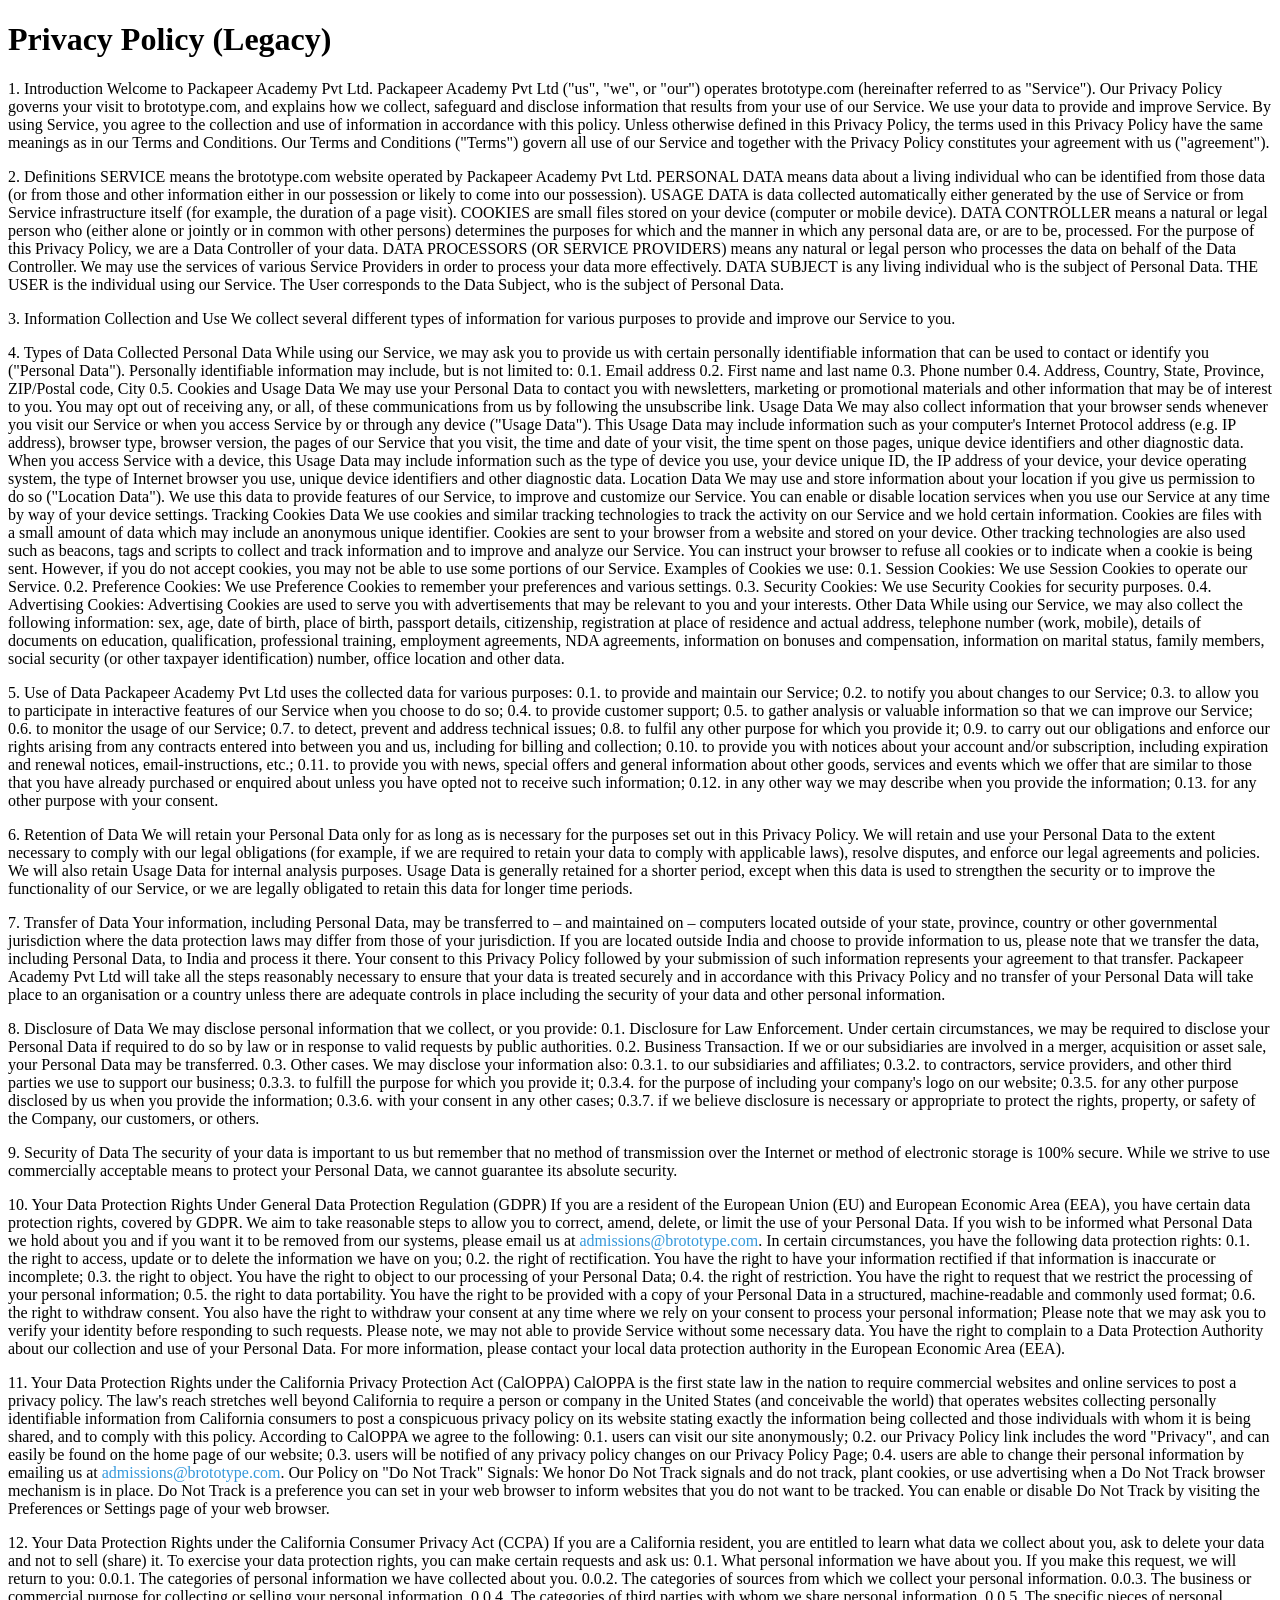
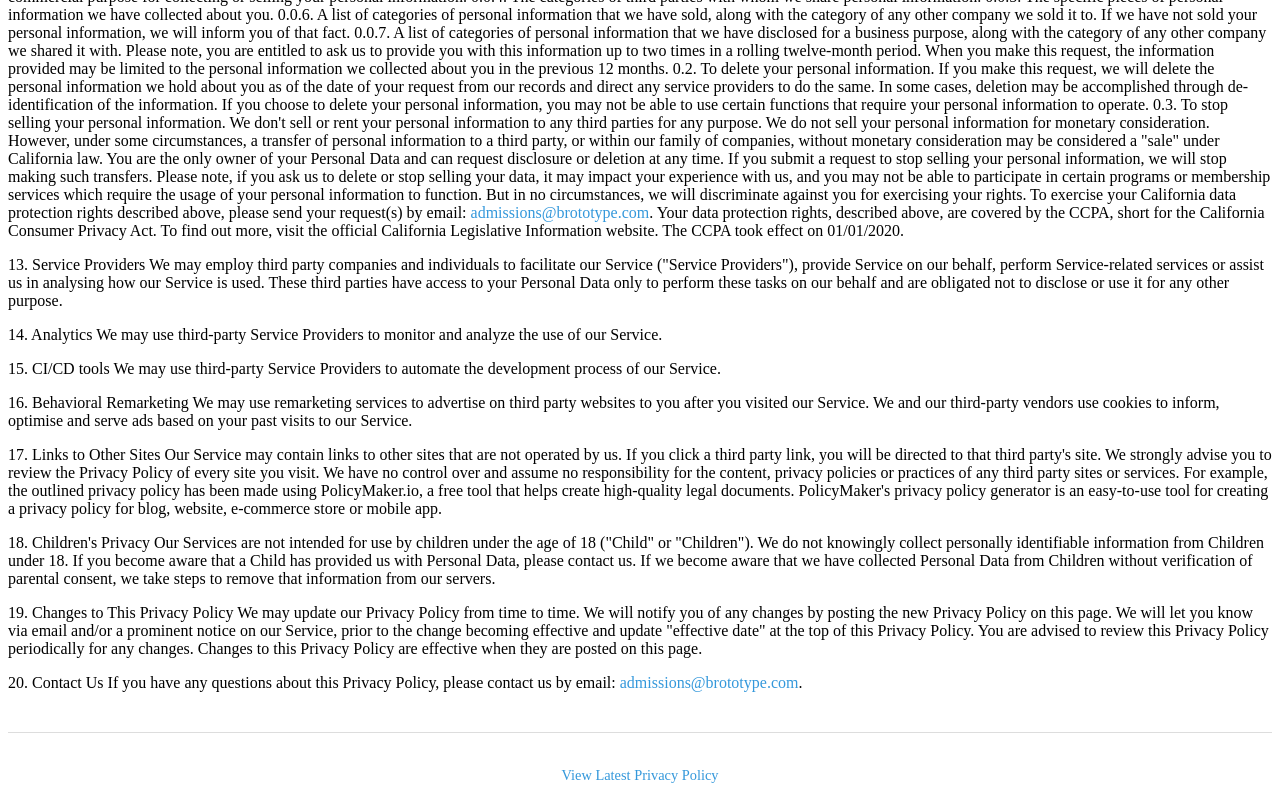
<file: legacy-privacy-policy.html>
<!DOCTYPE html>
<html lang="en">

<head>
    <meta charset="UTF-8">
    <meta http-equiv="X-UA-Compatible" content="IE=edge">
    <meta name="viewport" content="width=device-width, initial-scale=1.0">
    <title>Privacy Policy (Legacy)</title>
    <style>
        a[href^="mailto:"],
        a[href^="tel:"] {
            color: #3498db;
            text-decoration: none;
            transition: color 0.3s ease;
        }

        a[href^="mailto:"]:hover,
        a[href^="tel:"]:hover {
            color: #2980b9;
            text-decoration: underline;
        }
    </style>
</head>

<body>
    <h1>Privacy Policy (Legacy)</h1>
    <p>1. Introduction

        Welcome to Packapeer Academy Pvt Ltd.

        Packapeer Academy Pvt Ltd ("us", "we", or "our") operates brototype.com (hereinafter referred to as "Service").

        Our Privacy Policy governs your visit to brototype.com, and explains how we collect, safeguard and disclose
        information that results from your use of our Service.

        We use your data to provide and improve Service. By using Service, you agree to the collection and use of
        information in accordance with this policy. Unless otherwise defined in this Privacy Policy, the terms used in
        this Privacy Policy have the same meanings as in our Terms and Conditions.

        Our Terms and Conditions ("Terms") govern all use of our Service and together with the Privacy Policy
        constitutes your agreement with us ("agreement").
    </p>
    <p>
        2. Definitions

        SERVICE means the brototype.com website operated by Packapeer Academy Pvt Ltd.

        PERSONAL DATA means data about a living individual who can be identified from those data (or from those and
        other information either in our possession or likely to come into our possession).

        USAGE DATA is data collected automatically either generated by the use of Service or from Service infrastructure
        itself (for example, the duration of a page visit).

        COOKIES are small files stored on your device (computer or mobile device).

        DATA CONTROLLER means a natural or legal person who (either alone or jointly or in common with other persons)
        determines the purposes for which and the manner in which any personal data are, or are to be, processed. For
        the purpose of this Privacy Policy, we are a Data Controller of your data.

        DATA PROCESSORS (OR SERVICE PROVIDERS) means any natural or legal person who processes the data on behalf of the
        Data Controller. We may use the services of various Service Providers in order to process your data more
        effectively.

        DATA SUBJECT is any living individual who is the subject of Personal Data.

        THE USER is the individual using our Service. The User corresponds to the Data Subject, who is the subject of
        Personal Data.

    </p>
    <p>
        3. Information Collection and Use

        We collect several different types of information for various purposes to provide and improve our Service to
        you.

    </p>
    <p>
        4. Types of Data Collected

        Personal Data

        While using our Service, we may ask you to provide us with certain personally identifiable information that can
        be used to contact or identify you ("Personal Data"). Personally identifiable information may include, but is
        not limited to:

        0.1. Email address

        0.2. First name and last name

        0.3. Phone number

        0.4. Address, Country, State, Province, ZIP/Postal code, City

        0.5. Cookies and Usage Data

        We may use your Personal Data to contact you with newsletters, marketing or promotional materials and other
        information that may be of interest to you. You may opt out of receiving any, or all, of these communications
        from us by following the unsubscribe link.

        Usage Data

        We may also collect information that your browser sends whenever you visit our Service or when you access
        Service by or through any device ("Usage Data").

        This Usage Data may include information such as your computer's Internet Protocol address (e.g. IP address),
        browser type, browser version, the pages of our Service that you visit, the time and date of your visit, the
        time spent on those pages, unique device identifiers and other diagnostic data.

        When you access Service with a device, this Usage Data may include information such as the type of device you
        use, your device unique ID, the IP address of your device, your device operating system, the type of Internet
        browser you use, unique device identifiers and other diagnostic data.

        Location Data

        We may use and store information about your location if you give us permission to do so ("Location Data"). We
        use this data to provide features of our Service, to improve and customize our Service.

        You can enable or disable location services when you use our Service at any time by way of your device settings.

        Tracking Cookies Data

        We use cookies and similar tracking technologies to track the activity on our Service and we hold certain
        information.

        Cookies are files with a small amount of data which may include an anonymous unique identifier. Cookies are sent
        to your browser from a website and stored on your device. Other tracking technologies are also used such as
        beacons, tags and scripts to collect and track information and to improve and analyze our Service.

        You can instruct your browser to refuse all cookies or to indicate when a cookie is being sent. However, if you
        do not accept cookies, you may not be able to use some portions of our Service.

        Examples of Cookies we use:

        0.1. Session Cookies: We use Session Cookies to operate our Service.

        0.2. Preference Cookies: We use Preference Cookies to remember your preferences and various settings.

        0.3. Security Cookies: We use Security Cookies for security purposes.

        0.4. Advertising Cookies: Advertising Cookies are used to serve you with advertisements that may be relevant to
        you and your interests.

        Other Data

        While using our Service, we may also collect the following information: sex, age, date of birth, place of birth,
        passport details, citizenship, registration at place of residence and actual address, telephone number (work,
        mobile), details of documents on education, qualification, professional training, employment agreements, NDA
        agreements, information on bonuses and compensation, information on marital status, family members, social
        security (or other taxpayer identification) number, office location and other data.
    </p>
    <p>
        5. Use of Data

        Packapeer Academy Pvt Ltd uses the collected data for various purposes:

        0.1. to provide and maintain our Service;

        0.2. to notify you about changes to our Service;

        0.3. to allow you to participate in interactive features of our Service when you choose to do so;

        0.4. to provide customer support;

        0.5. to gather analysis or valuable information so that we can improve our Service;

        0.6. to monitor the usage of our Service;

        0.7. to detect, prevent and address technical issues;

        0.8. to fulfil any other purpose for which you provide it;

        0.9. to carry out our obligations and enforce our rights arising from any contracts entered into between you and
        us, including for billing and collection;

        0.10. to provide you with notices about your account and/or subscription, including expiration and renewal
        notices, email-instructions, etc.;

        0.11. to provide you with news, special offers and general information about other goods, services and events
        which we offer that are similar to those that you have already purchased or enquired about unless you have opted
        not to receive such information;

        0.12. in any other way we may describe when you provide the information;

        0.13. for any other purpose with your consent.
    </p>
    <p>
        6. Retention of Data

        We will retain your Personal Data only for as long as is necessary for the purposes set out in this Privacy
        Policy. We will retain and use your Personal Data to the extent necessary to comply with our legal obligations
        (for example, if we are required to retain your data to comply with applicable laws), resolve disputes, and
        enforce our legal agreements and policies.

        We will also retain Usage Data for internal analysis purposes. Usage Data is generally retained for a shorter
        period, except when this data is used to strengthen the security or to improve the functionality of our Service,
        or we are legally obligated to retain this data for longer time periods.

    </p>
    <p>
        7. Transfer of Data

        Your information, including Personal Data, may be transferred to – and maintained on – computers located outside
        of your state, province, country or other governmental jurisdiction where the data protection laws may differ
        from those of your jurisdiction.

        If you are located outside India and choose to provide information to us, please note that we transfer the data,
        including Personal Data, to India and process it there.

        Your consent to this Privacy Policy followed by your submission of such information represents your agreement to
        that transfer.

        Packapeer Academy Pvt Ltd will take all the steps reasonably necessary to ensure that your data is treated
        securely and in accordance with this Privacy Policy and no transfer of your Personal Data will take place to an
        organisation or a country unless there are adequate controls in place including the security of your data and
        other personal information.

    </p>
    <p>
        8. Disclosure of Data

        We may disclose personal information that we collect, or you provide:

        0.1. Disclosure for Law Enforcement.

        Under certain circumstances, we may be required to disclose your Personal Data if required to do so by law or in
        response to valid requests by public authorities.

        0.2. Business Transaction.

        If we or our subsidiaries are involved in a merger, acquisition or asset sale, your Personal Data may be
        transferred.

        0.3. Other cases. We may disclose your information also:

        0.3.1. to our subsidiaries and affiliates;

        0.3.2. to contractors, service providers, and other third parties we use to support our business;

        0.3.3. to fulfill the purpose for which you provide it;

        0.3.4. for the purpose of including your company's logo on our website;

        0.3.5. for any other purpose disclosed by us when you provide the information;

        0.3.6. with your consent in any other cases;

        0.3.7. if we believe disclosure is necessary or appropriate to protect the rights, property, or safety of the
        Company, our customers, or others.
    </p>
    <p>
        9. Security of Data

        The security of your data is important to us but remember that no method of transmission over the Internet or
        method of electronic storage is 100% secure. While we strive to use commercially acceptable means to protect
        your Personal Data, we cannot guarantee its absolute security.

    </p>
    <p>
        10. Your Data Protection Rights Under General Data Protection Regulation (GDPR)

        If you are a resident of the European Union (EU) and European Economic Area (EEA), you have certain data
        protection rights, covered by GDPR.

        We aim to take reasonable steps to allow you to correct, amend, delete, or limit the use of your Personal Data.

        If you wish to be informed what Personal Data we hold about you and if you want it to be removed from our
        systems, please email us at <a href="mailto:admissions@brototype.com">admissions@brototype.com</a>.

        In certain circumstances, you have the following data protection rights:

        0.1. the right to access, update or to delete the information we have on you;

        0.2. the right of rectification. You have the right to have your information rectified if that information is
        inaccurate or incomplete;

        0.3. the right to object. You have the right to object to our processing of your Personal Data;

        0.4. the right of restriction. You have the right to request that we restrict the processing of your personal
        information;

        0.5. the right to data portability. You have the right to be provided with a copy of your Personal Data in a
        structured, machine-readable and commonly used format;

        0.6. the right to withdraw consent. You also have the right to withdraw your consent at any time where we rely
        on your consent to process your personal information;

        Please note that we may ask you to verify your identity before responding to such requests. Please note, we may
        not able to provide Service without some necessary data.

        You have the right to complain to a Data Protection Authority about our collection and use of your Personal
        Data. For more information, please contact your local data protection authority in the European Economic Area
        (EEA).
    </p>
    <p>
        11. Your Data Protection Rights under the California Privacy Protection Act (CalOPPA)

        CalOPPA is the first state law in the nation to require commercial websites and online services to post a
        privacy policy. The law's reach stretches well beyond California to require a person or company in the United
        States (and conceivable the world) that operates websites collecting personally identifiable information from
        California consumers to post a conspicuous privacy policy on its website stating exactly the information being
        collected and those individuals with whom it is being shared, and to comply with this policy.

        According to CalOPPA we agree to the following:

        0.1. users can visit our site anonymously;

        0.2. our Privacy Policy link includes the word "Privacy", and can easily be found on the home page of our
        website;

        0.3. users will be notified of any privacy policy changes on our Privacy Policy Page;

        0.4. users are able to change their personal information by emailing us at <a
            href="mailto:admissions@brototype.com">admissions@brototype.com</a>.

        Our Policy on "Do Not Track" Signals:

        We honor Do Not Track signals and do not track, plant cookies, or use advertising when a Do Not Track browser
        mechanism is in place. Do Not Track is a preference you can set in your web browser to inform websites that you
        do not want to be tracked.

        You can enable or disable Do Not Track by visiting the Preferences or Settings page of your web browser.

    </p>
    <p>
        12. Your Data Protection Rights under the California Consumer Privacy Act (CCPA)

        If you are a California resident, you are entitled to learn what data we collect about you, ask to delete your
        data and not to sell (share) it. To exercise your data protection rights, you can make certain requests and ask
        us:

        0.1. What personal information we have about you. If you make this request, we will return to you:

        0.0.1. The categories of personal information we have collected about you.

        0.0.2. The categories of sources from which we collect your personal information.

        0.0.3. The business or commercial purpose for collecting or selling your personal information.

        0.0.4. The categories of third parties with whom we share personal information.

        0.0.5. The specific pieces of personal information we have collected about you.

        0.0.6. A list of categories of personal information that we have sold, along with the category of any other
        company we sold it to. If we have not sold your personal information, we will inform you of that fact.

        0.0.7. A list of categories of personal information that we have disclosed for a business purpose, along with
        the category of any other company we shared it with.

        Please note, you are entitled to ask us to provide you with this information up to two times in a rolling
        twelve-month period. When you make this request, the information provided may be limited to the personal
        information we collected about you in the previous 12 months.

        0.2. To delete your personal information. If you make this request, we will delete the personal information we
        hold about you as of the date of your request from our records and direct any service providers to do the same.
        In some cases, deletion may be accomplished through de-identification of the information. If you choose to
        delete your personal information, you may not be able to use certain functions that require your personal
        information to operate.

        0.3. To stop selling your personal information. We don't sell or rent your personal information to any third
        parties for any purpose. We do not sell your personal information for monetary consideration. However, under
        some circumstances, a transfer of personal information to a third party, or within our family of companies,
        without monetary consideration may be considered a "sale" under California law. You are the only owner of your
        Personal Data and can request disclosure or deletion at any time.

        If you submit a request to stop selling your personal information, we will stop making such transfers.

        Please note, if you ask us to delete or stop selling your data, it may impact your experience with us, and you
        may not be able to participate in certain programs or membership services which require the usage of your
        personal information to function. But in no circumstances, we will discriminate against you for exercising your
        rights.

        To exercise your California data protection rights described above, please send your request(s) by email: <a
            href="mailto:admissions@brototype.com">admissions@brototype.com</a>.

        Your data protection rights, described above, are covered by the CCPA, short for the California Consumer Privacy
        Act. To find out more, visit the official California Legislative Information website. The CCPA took effect on
        01/01/2020.
    </p>
    13. Service Providers

    We may employ third party companies and individuals to facilitate our Service ("Service Providers"), provide Service
    on our behalf, perform Service-related services or assist us in analysing how our Service is used.

    These third parties have access to your Personal Data only to perform these tasks on our behalf and are obligated
    not to disclose or use it for any other purpose.
    <p>
        14. Analytics

        We may use third-party Service Providers to monitor and analyze the use of our Service.
    </p>

    <p>
        15. CI/CD tools

        We may use third-party Service Providers to automate the development process of our Service.
    </p>


    <p>
        16. Behavioral Remarketing

        We may use remarketing services to advertise on third party websites to you after you visited our Service. We
        and our third-party vendors use cookies to inform, optimise and serve ads based on your past visits to our
        Service.

    <p>
        17. Links to Other Sites

        Our Service may contain links to other sites that are not operated by us. If you click a third party link, you
        will be directed to that third party's site. We strongly advise you to review the Privacy Policy of every site
        you visit.

        We have no control over and assume no responsibility for the content, privacy policies or practices of any third
        party sites or services.

        For example, the outlined privacy policy has been made using PolicyMaker.io, a free tool that helps create
        high-quality legal documents. PolicyMaker's privacy policy generator is an easy-to-use tool for creating a
        privacy policy for blog, website, e-commerce store or mobile app.
    </p>

    <p>
        18. Children's Privacy

        Our Services are not intended for use by children under the age of 18 ("Child" or "Children").

        We do not knowingly collect personally identifiable information from Children under 18. If you become aware that
        a Child has provided us with Personal Data, please contact us. If we become aware that we have collected
        Personal Data from Children without verification of parental consent, we take steps to remove that information
        from our servers.
    </p>
    <p>
        19. Changes to This Privacy Policy

        We may update our Privacy Policy from time to time. We will notify you of any changes by posting the new Privacy
        Policy on this page.

        We will let you know via email and/or a prominent notice on our Service, prior to the change becoming effective
        and update "effective date" at the top of this Privacy Policy.

        You are advised to review this Privacy Policy periodically for any changes. Changes to this Privacy Policy are
        effective when they are posted on this page.

    </p>
    <p>
        20. Contact Us

        If you have any questions about this Privacy Policy, please contact us by email: <a
            href="mailto:admissions@brototype.com">admissions@brototype.com</a>.</p>

    <!-- ============================================ -->
    <!-- FOOTER: CURRENT POLICY LINK -->
    <!-- ============================================ -->
    <div style="margin-top: 40px; padding-top: 20px; border-top: 1px solid #ddd; text-align: center;">
        <p style="color: #666; font-size: 0.9em;">
            <a href="/privacy-policy.html" style="color: #3498db; text-decoration: none; transition: color 0.3s ease;">View
                Latest Privacy Policy</a>
        </p>
    </div>
</body>

</html>
</file>
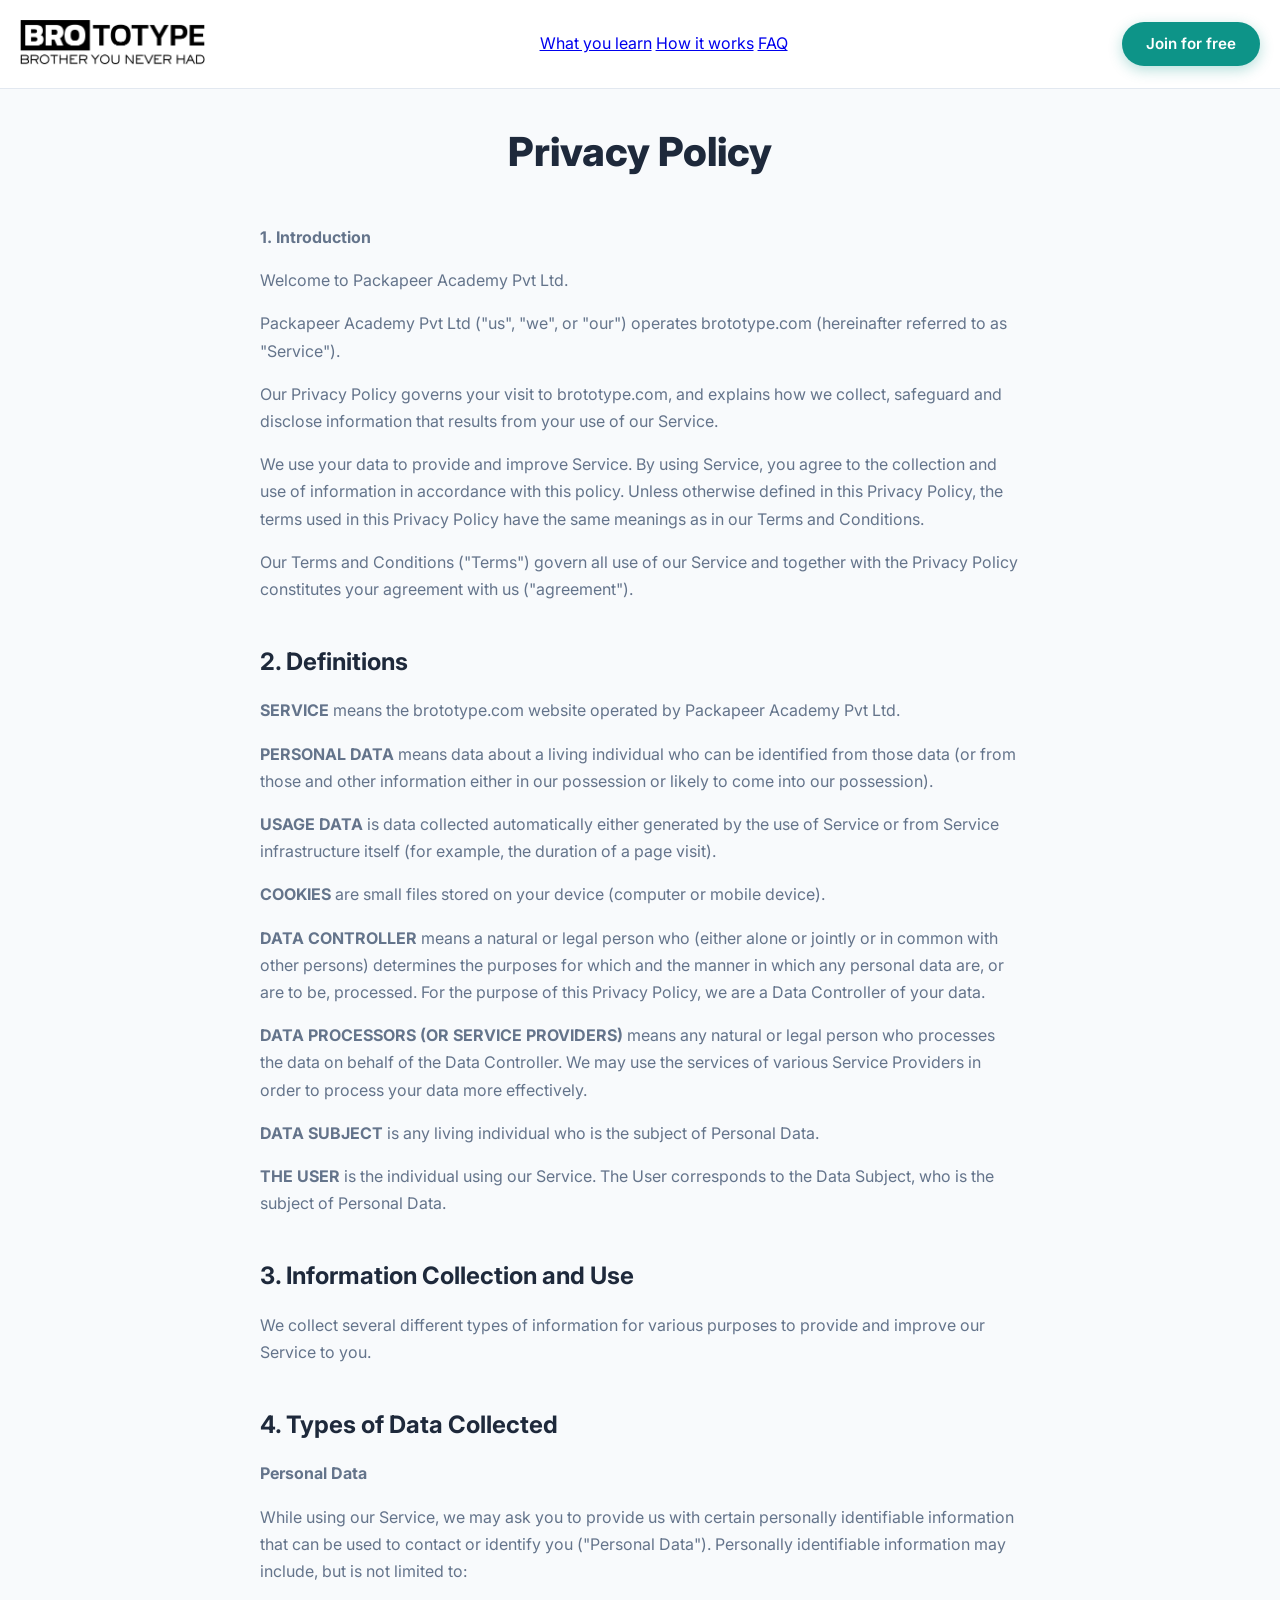
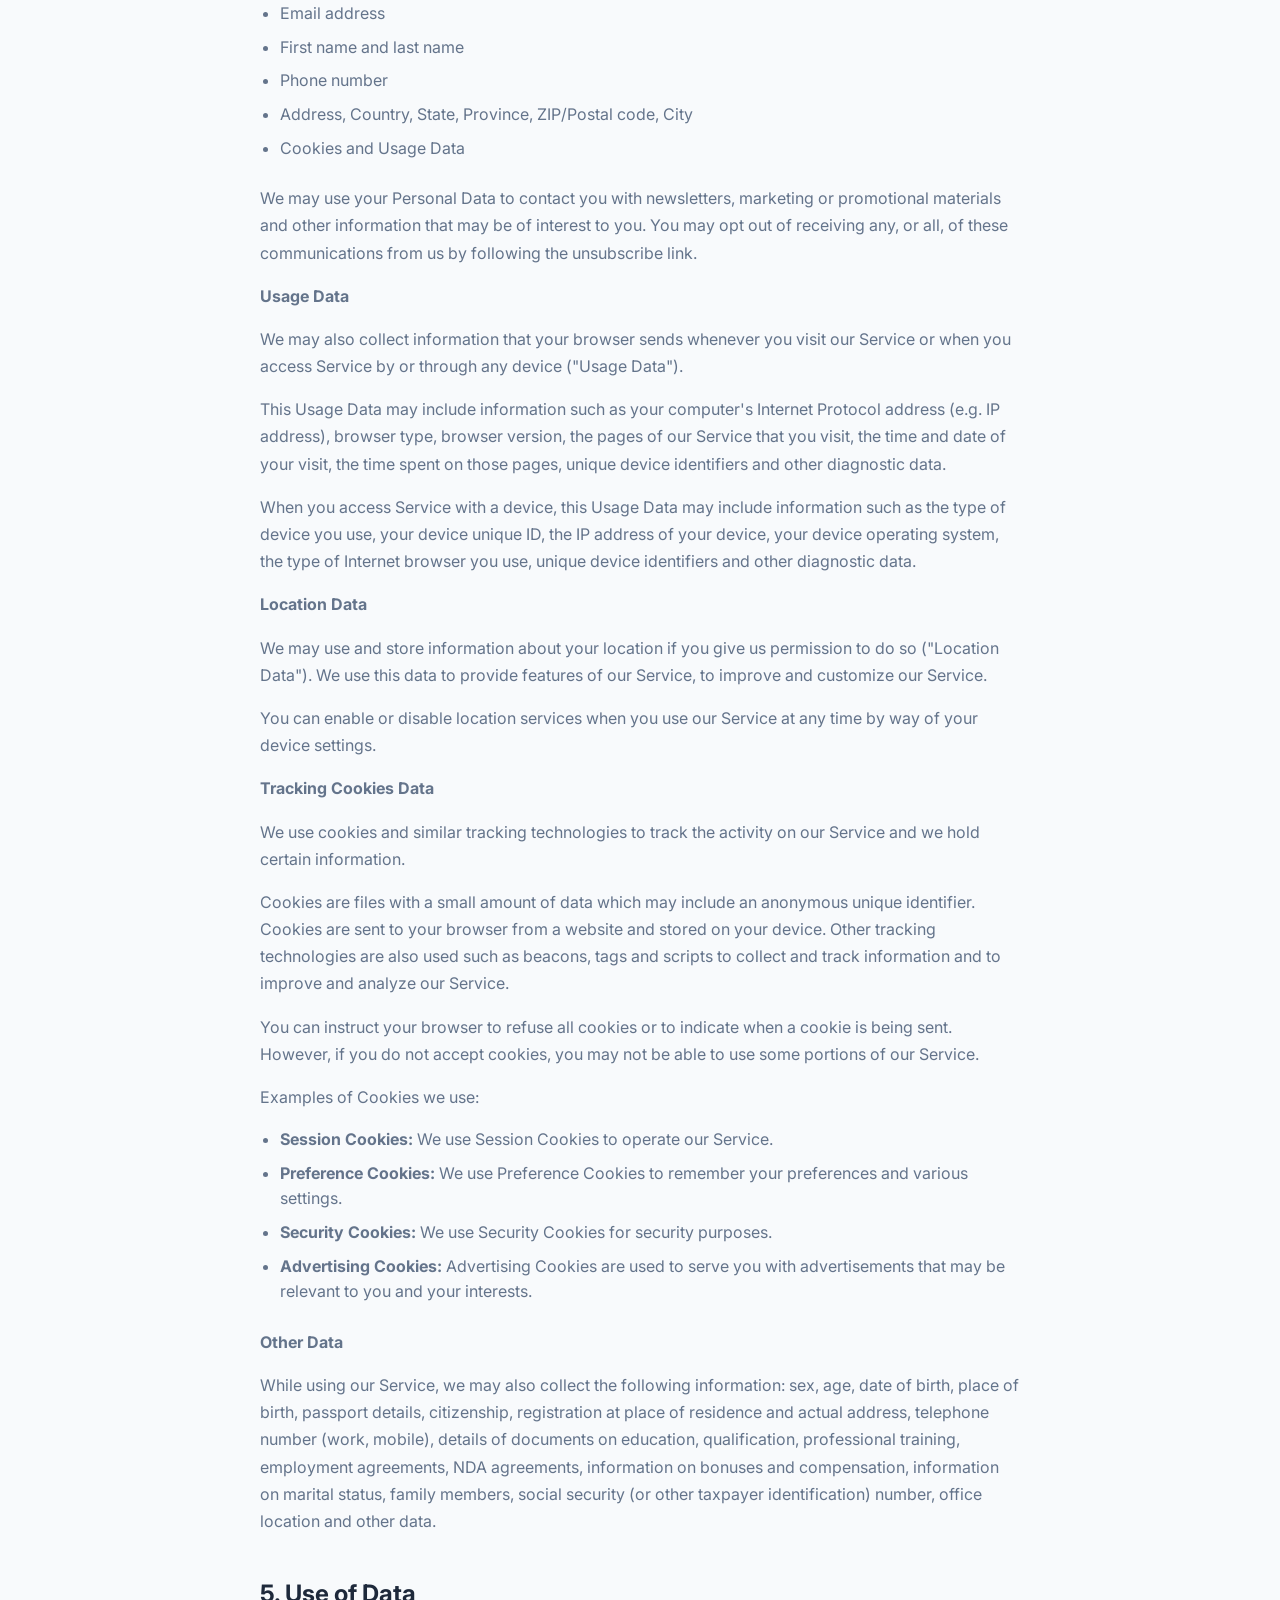
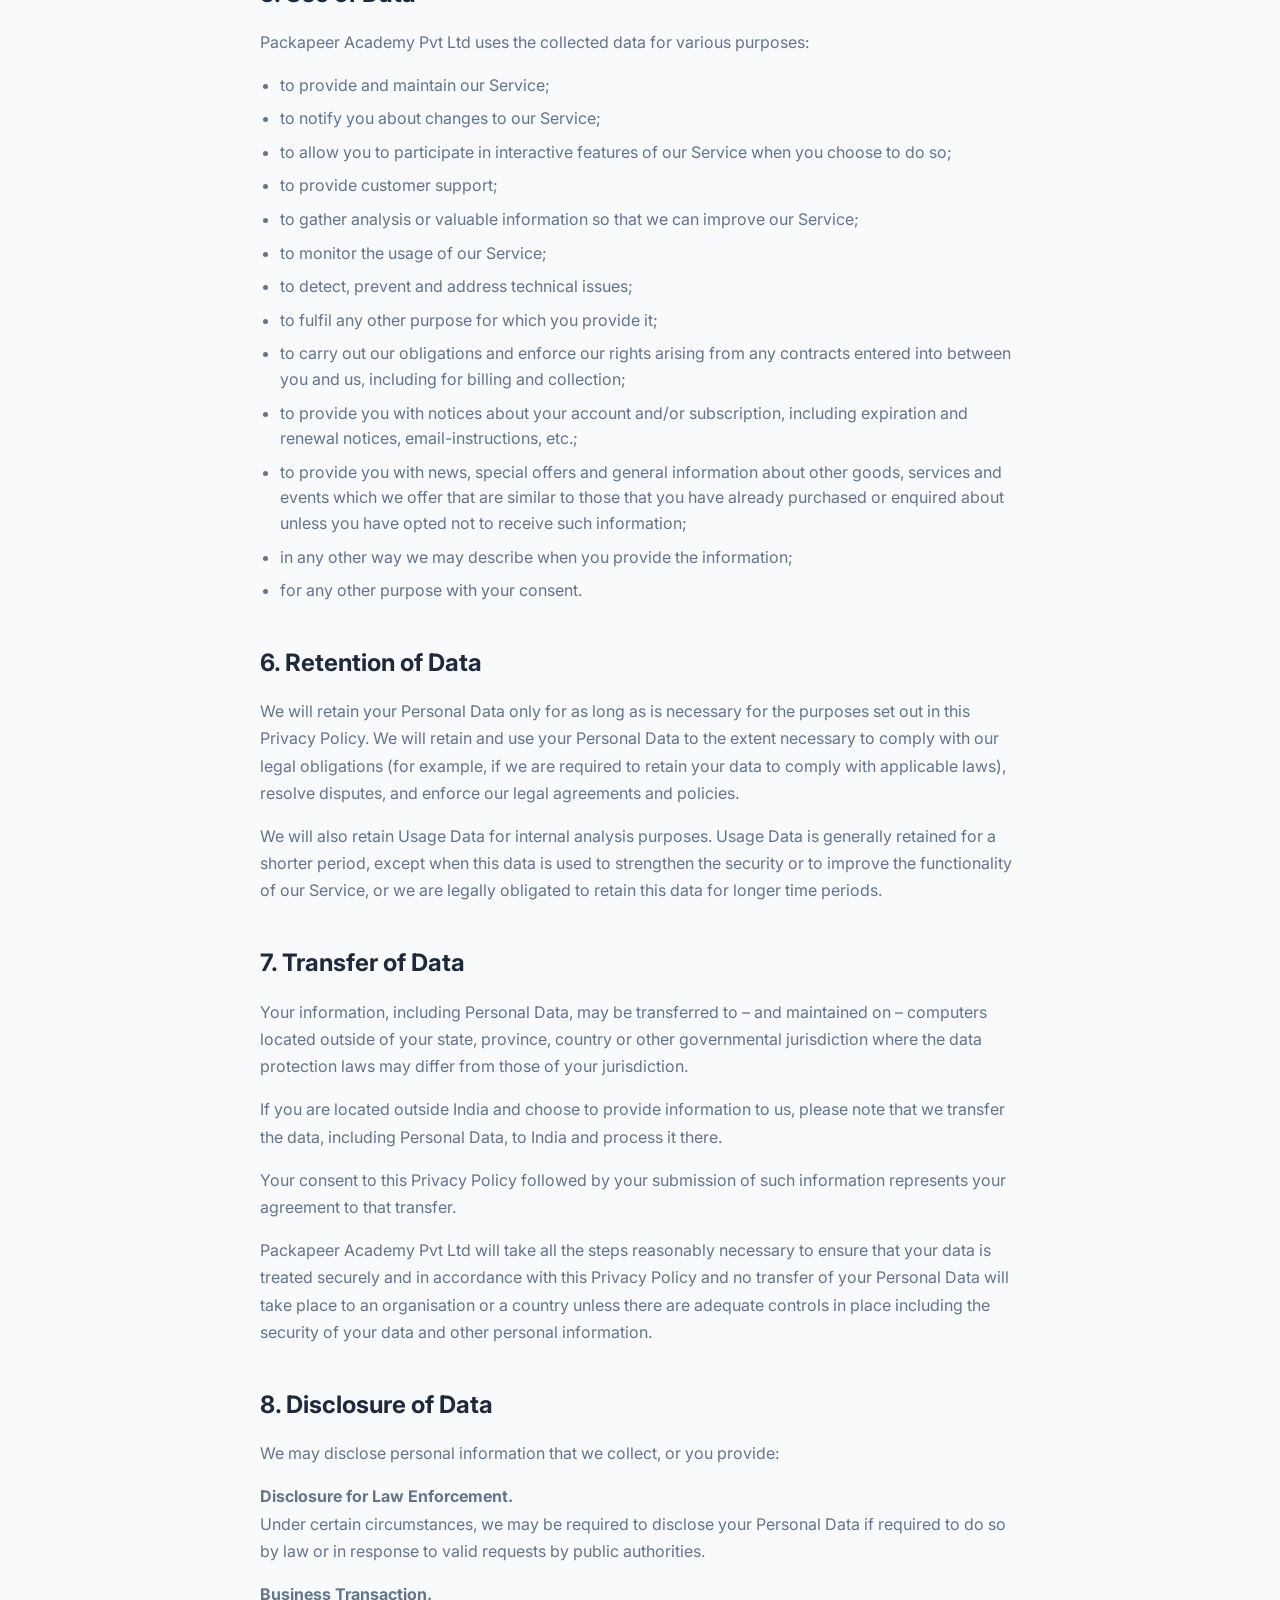
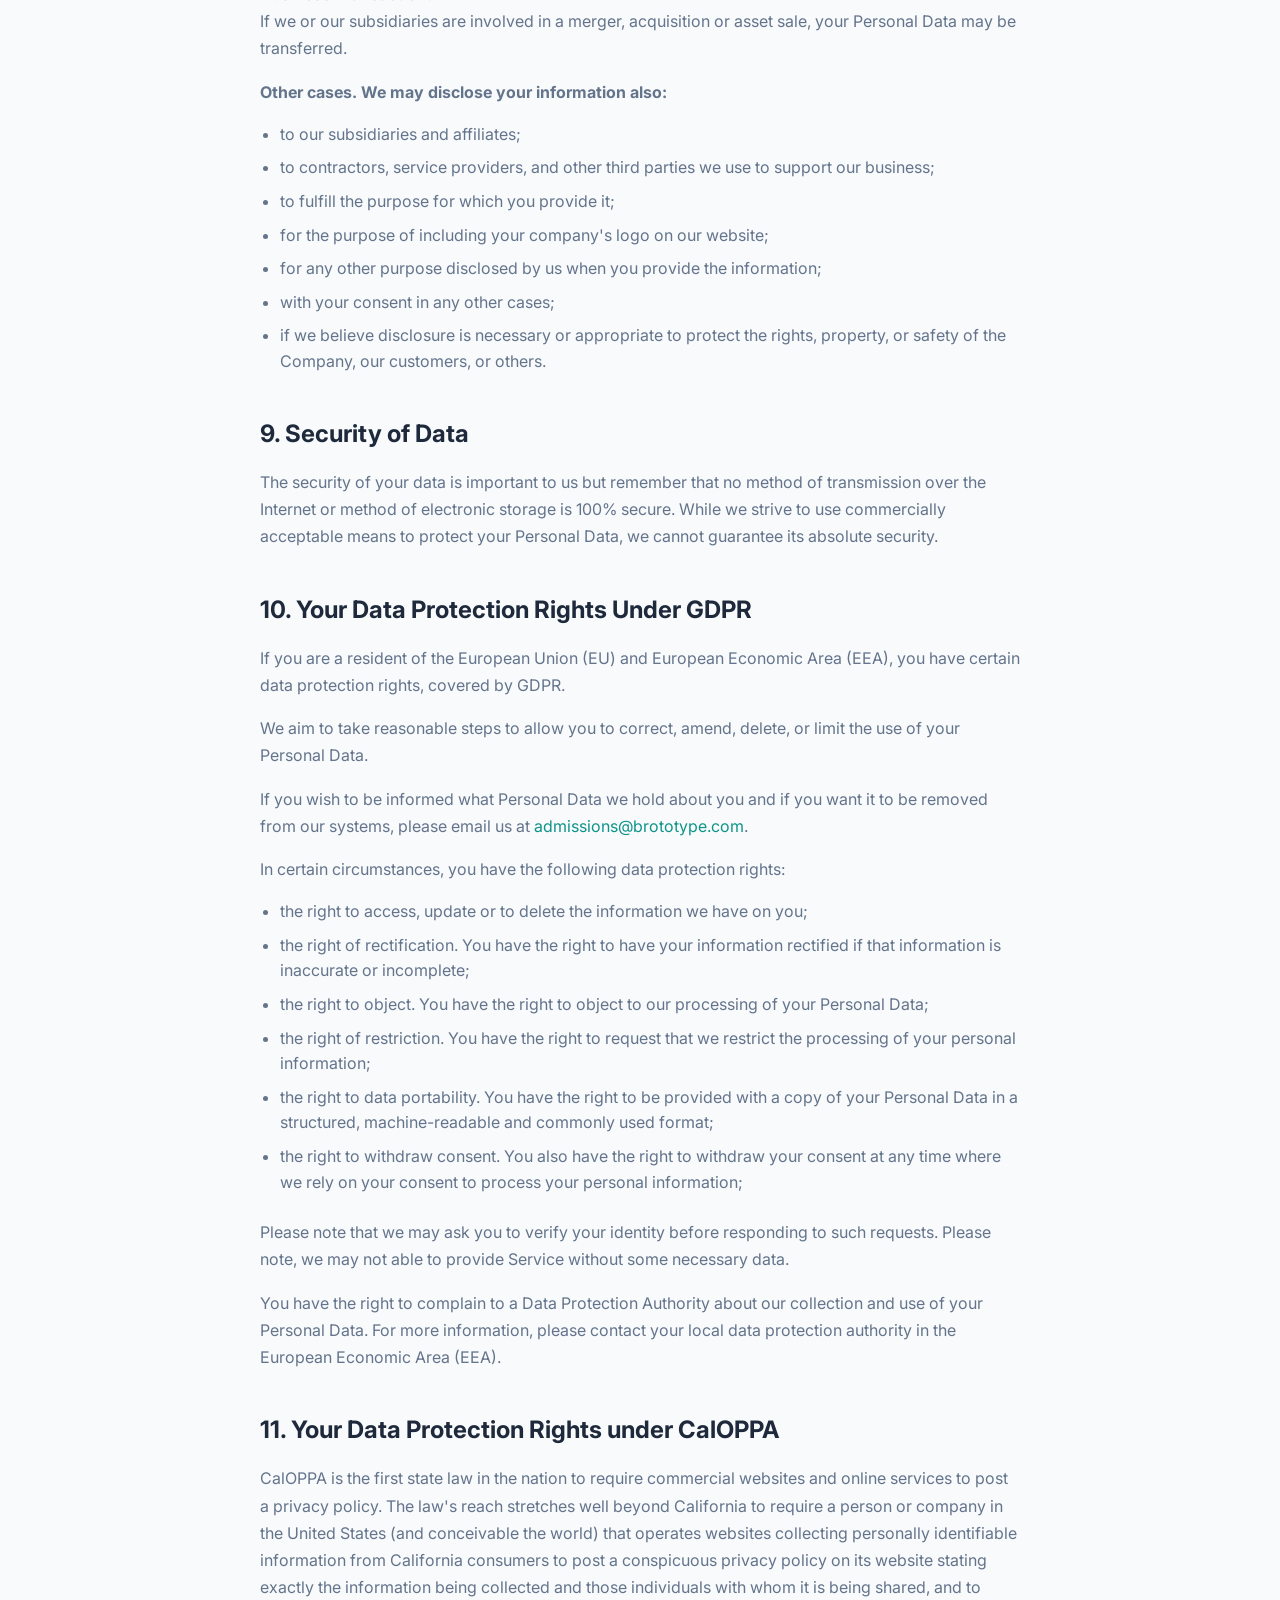
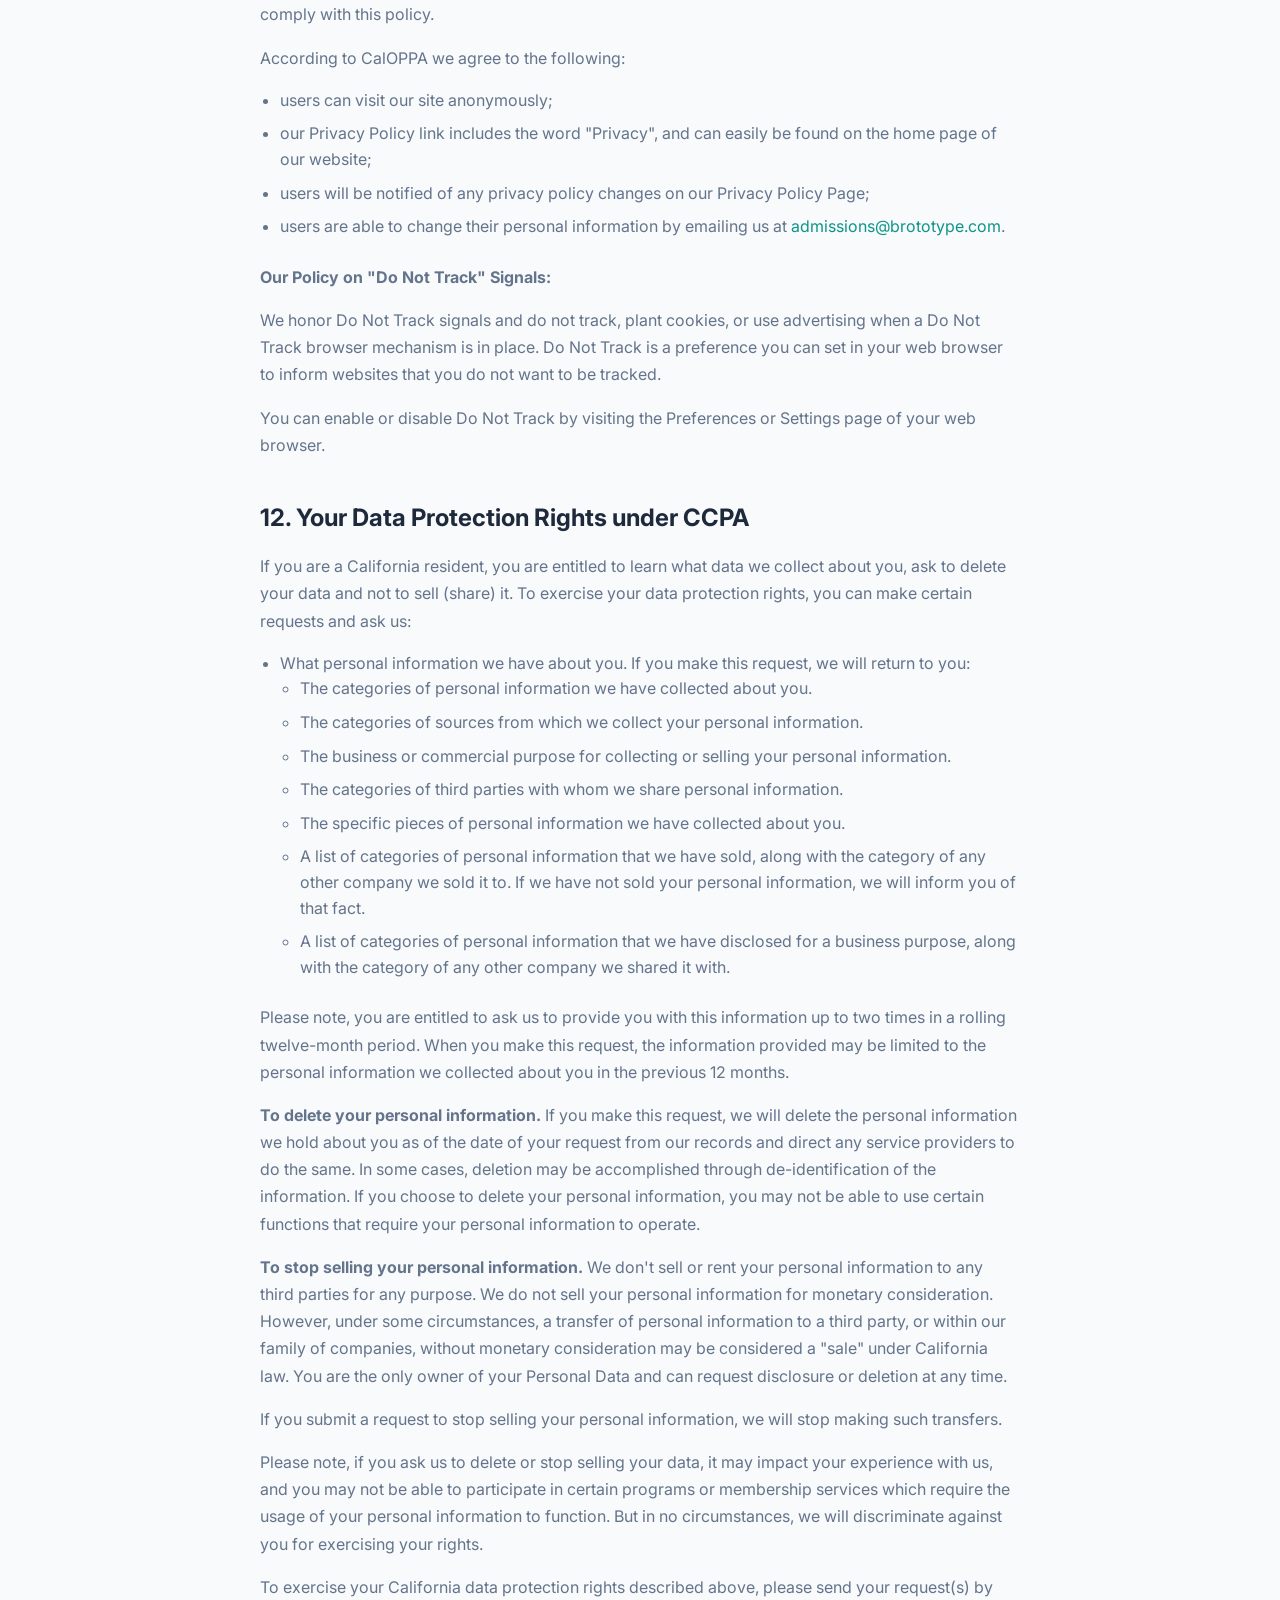
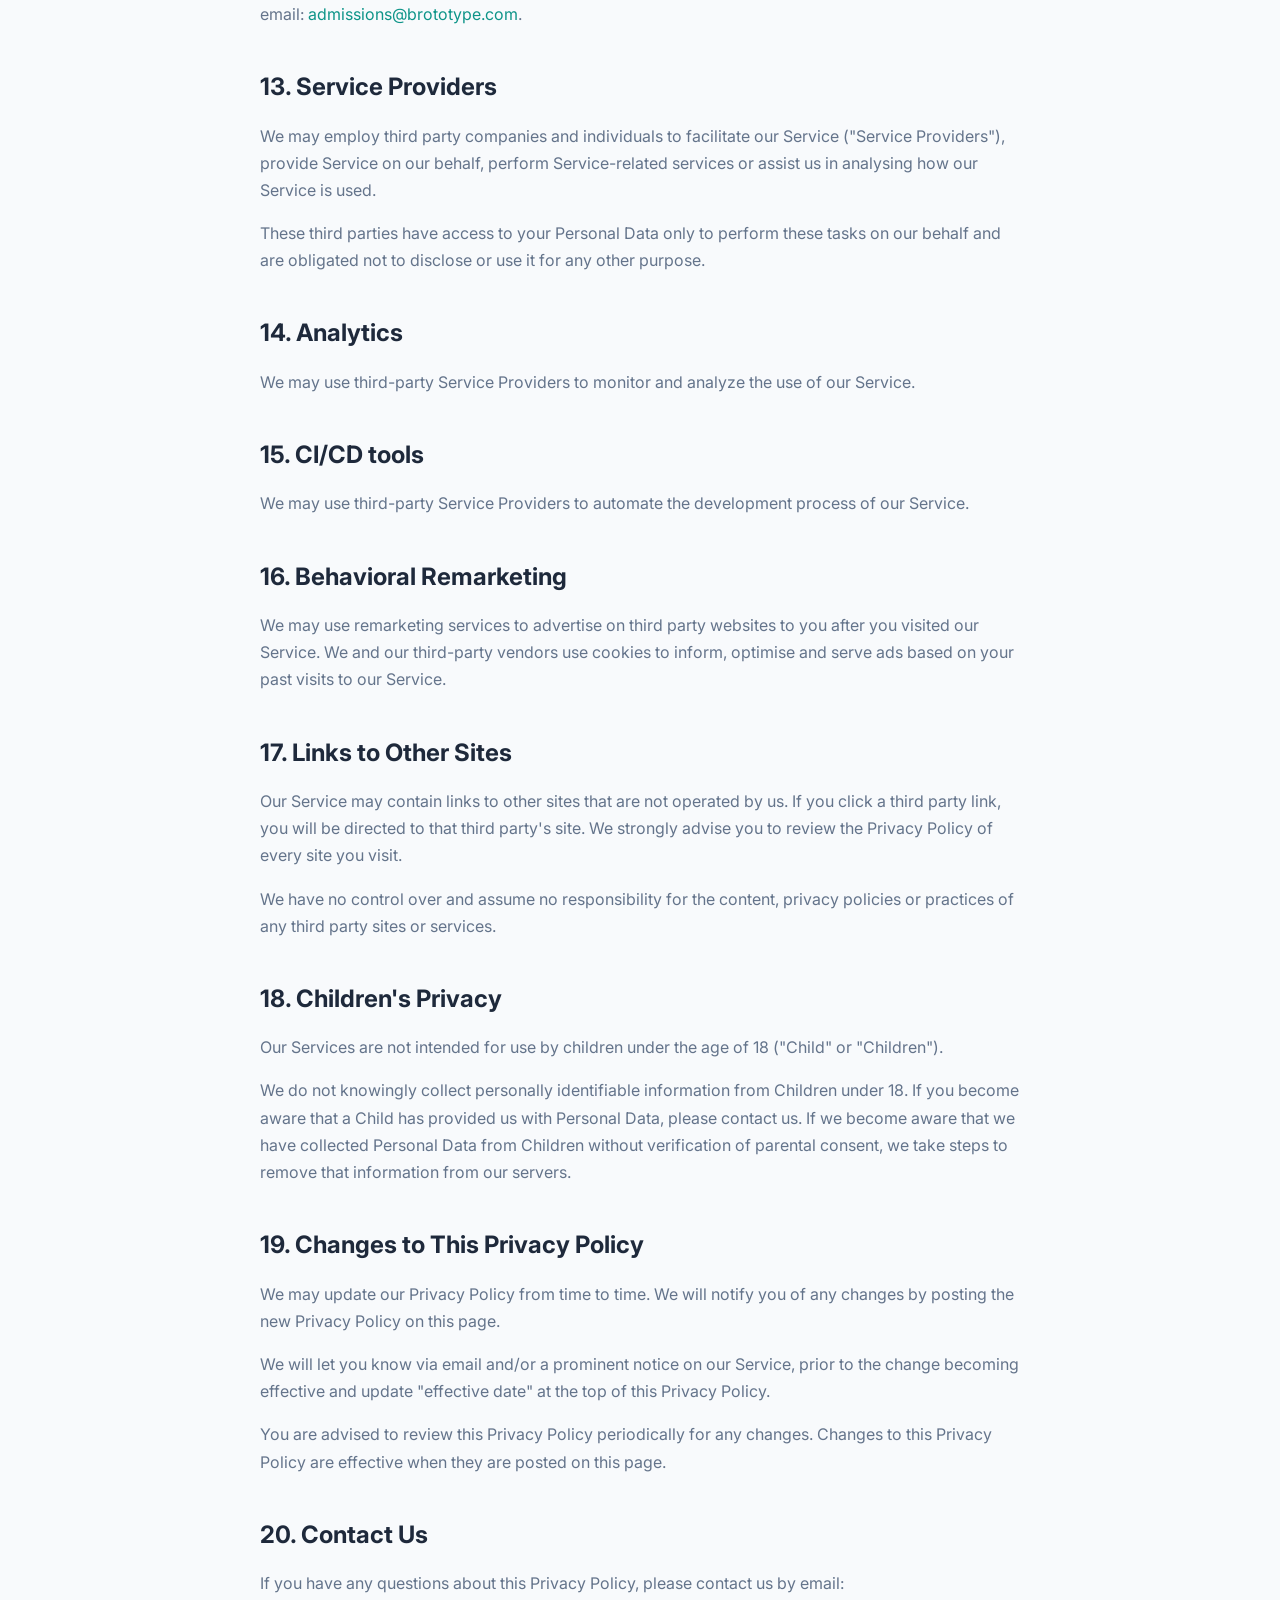
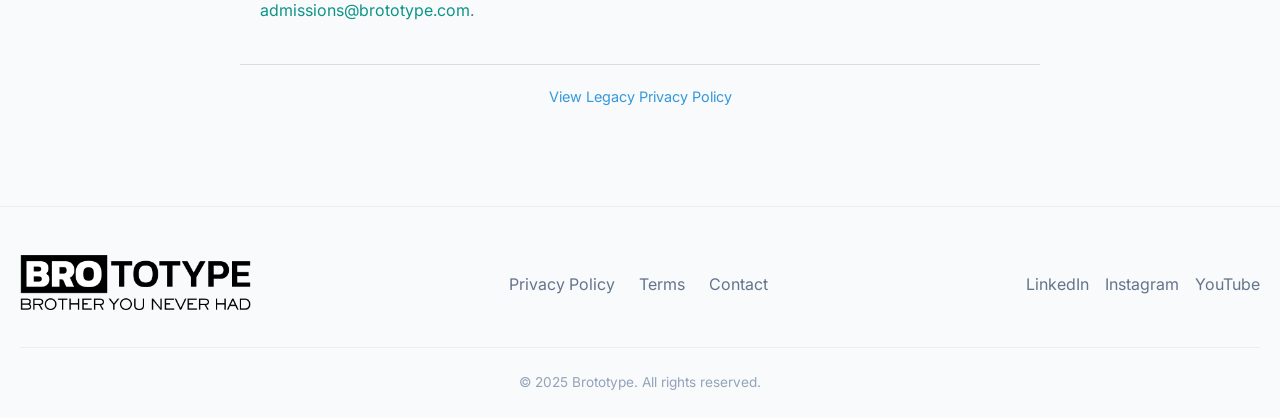
<file: privacy-policy.html>
<!DOCTYPE html>
<html lang="en">

<head>
    <meta charset="UTF-8">
    <meta name="viewport" content="width=device-width, initial-scale=1.0">
    <title>Privacy Policy - Brocamp</title>
    <meta name="description" content="Privacy Policy for Brocamp's services.">
    <link href="https://fonts.googleapis.com/css2?family=Inter:wght@400;500;600;700;800&display=swap" rel="stylesheet">
    <link rel="stylesheet" href="css/style.css">
    <style>
        .privacy-content {
            padding: 120px 0 80px;
            max-width: 800px;
            margin: 0 auto;
        }

        .privacy-content h1 {
            font-size: 2.5rem;
            font-weight: 800;
            margin-bottom: 40px;
            color: var(--text-dark);
            text-align: center;
        }

        .privacy-content h2 {
            font-size: 1.5rem;
            font-weight: 700;
            margin-top: 40px;
            margin-bottom: 16px;
            color: var(--text-dark);
        }

        .privacy-content p {
            margin-bottom: 16px;
            color: var(--text-muted);
            line-height: 1.7;
        }

        .privacy-content ul {
            margin-bottom: 24px;
            padding-left: 20px;
            color: var(--text-muted);
        }

        .privacy-content li {
            margin-bottom: 8px;
        }

        .privacy-content a {
            color: var(--primary);
            text-decoration: none;
        }

        .privacy-content a:hover {
            text-decoration: underline;
        }
    </style>
</head>

<body>
    <!-- Navbar -->
    <nav class="navbar"
        style="background: rgba(255, 255, 255, 0.95); backdrop-filter: blur(10px); border-bottom: 1px solid #e2e8f0;">
        <div class="container">
            <a href="index.html" class="logo">
                <img src="images/BrototypeLogoLightTheme.png" alt="Brocamp">
            </a>
            <div class="nav-links">
                <a href="index.html#curriculum">What you learn</a>
                <a href="index.html#how-it-works">How it works</a>
                <a href="index.html#faq">FAQ</a>
            </div>
            <a href="index.html" class="nav-cta">Join for free</a>
        </div>
    </nav>

    <section class="privacy-content">
        <div class="container">
            <h1>Privacy Policy</h1>

            <p><strong>1. Introduction</strong></p>
            <p>Welcome to Packapeer Academy Pvt Ltd.</p>
            <p>Packapeer Academy Pvt Ltd ("us", "we", or "our") operates brototype.com (hereinafter referred to as
                "Service").</p>
            <p>Our Privacy Policy governs your visit to brototype.com, and explains how we collect, safeguard and
                disclose information that results from your use of our Service.</p>
            <p>We use your data to provide and improve Service. By using Service, you agree to the collection and use of
                information in accordance with this policy. Unless otherwise defined in this Privacy Policy, the terms
                used in this Privacy Policy have the same meanings as in our Terms and Conditions.</p>
            <p>Our Terms and Conditions ("Terms") govern all use of our Service and together with the Privacy Policy
                constitutes your agreement with us ("agreement").</p>

            <h2>2. Definitions</h2>
            <p><strong>SERVICE</strong> means the brototype.com website operated by Packapeer Academy Pvt Ltd.</p>
            <p><strong>PERSONAL DATA</strong> means data about a living individual who can be identified from those data
                (or from those and other information either in our possession or likely to come into our possession).
            </p>
            <p><strong>USAGE DATA</strong> is data collected automatically either generated by the use of Service or
                from Service infrastructure itself (for example, the duration of a page visit).</p>
            <p><strong>COOKIES</strong> are small files stored on your device (computer or mobile device).</p>
            <p><strong>DATA CONTROLLER</strong> means a natural or legal person who (either alone or jointly or in
                common with other persons) determines the purposes for which and the manner in which any personal data
                are, or are to be, processed. For the purpose of this Privacy Policy, we are a Data Controller of your
                data.</p>
            <p><strong>DATA PROCESSORS (OR SERVICE PROVIDERS)</strong> means any natural or legal person who processes
                the data on behalf of the Data Controller. We may use the services of various Service Providers in order
                to process your data more effectively.</p>
            <p><strong>DATA SUBJECT</strong> is any living individual who is the subject of Personal Data.</p>
            <p><strong>THE USER</strong> is the individual using our Service. The User corresponds to the Data Subject,
                who is the subject of Personal Data.</p>

            <h2>3. Information Collection and Use</h2>
            <p>We collect several different types of information for various purposes to provide and improve our Service
                to you.</p>

            <h2>4. Types of Data Collected</h2>
            <p><strong>Personal Data</strong></p>
            <p>While using our Service, we may ask you to provide us with certain personally identifiable information
                that can be used to contact or identify you ("Personal Data"). Personally identifiable information may
                include, but is not limited to:</p>
            <ul>
                <li>Email address</li>
                <li>First name and last name</li>
                <li>Phone number</li>
                <li>Address, Country, State, Province, ZIP/Postal code, City</li>
                <li>Cookies and Usage Data</li>
            </ul>
            <p>We may use your Personal Data to contact you with newsletters, marketing or promotional materials and
                other information that may be of interest to you. You may opt out of receiving any, or all, of these
                communications from us by following the unsubscribe link.</p>

            <p><strong>Usage Data</strong></p>
            <p>We may also collect information that your browser sends whenever you visit our Service or when you access
                Service by or through any device ("Usage Data").</p>
            <p>This Usage Data may include information such as your computer's Internet Protocol address (e.g. IP
                address), browser type, browser version, the pages of our Service that you visit, the time and date of
                your visit, the time spent on those pages, unique device identifiers and other diagnostic data.</p>
            <p>When you access Service with a device, this Usage Data may include information such as the type of device
                you use, your device unique ID, the IP address of your device, your device operating system, the type of
                Internet browser you use, unique device identifiers and other diagnostic data.</p>

            <p><strong>Location Data</strong></p>
            <p>We may use and store information about your location if you give us permission to do so ("Location
                Data"). We use this data to provide features of our Service, to improve and customize our Service.</p>
            <p>You can enable or disable location services when you use our Service at any time by way of your device
                settings.</p>

            <p><strong>Tracking Cookies Data</strong></p>
            <p>We use cookies and similar tracking technologies to track the activity on our Service and we hold certain
                information.</p>
            <p>Cookies are files with a small amount of data which may include an anonymous unique identifier. Cookies
                are sent to your browser from a website and stored on your device. Other tracking technologies are also
                used such as beacons, tags and scripts to collect and track information and to improve and analyze our
                Service.</p>
            <p>You can instruct your browser to refuse all cookies or to indicate when a cookie is being sent. However,
                if you do not accept cookies, you may not be able to use some portions of our Service.</p>
            <p>Examples of Cookies we use:</p>
            <ul>
                <li><strong>Session Cookies:</strong> We use Session Cookies to operate our Service.</li>
                <li><strong>Preference Cookies:</strong> We use Preference Cookies to remember your preferences and
                    various settings.</li>
                <li><strong>Security Cookies:</strong> We use Security Cookies for security purposes.</li>
                <li><strong>Advertising Cookies:</strong> Advertising Cookies are used to serve you with advertisements
                    that may be relevant to you and your interests.</li>
            </ul>

            <p><strong>Other Data</strong></p>
            <p>While using our Service, we may also collect the following information: sex, age, date of birth, place of
                birth, passport details, citizenship, registration at place of residence and actual address, telephone
                number (work, mobile), details of documents on education, qualification, professional training,
                employment agreements, NDA agreements, information on bonuses and compensation, information on marital
                status, family members, social security (or other taxpayer identification) number, office location and
                other data.</p>

            <h2>5. Use of Data</h2>
            <p>Packapeer Academy Pvt Ltd uses the collected data for various purposes:</p>
            <ul>
                <li>to provide and maintain our Service;</li>
                <li>to notify you about changes to our Service;</li>
                <li>to allow you to participate in interactive features of our Service when you choose to do so;</li>
                <li>to provide customer support;</li>
                <li>to gather analysis or valuable information so that we can improve our Service;</li>
                <li>to monitor the usage of our Service;</li>
                <li>to detect, prevent and address technical issues;</li>
                <li>to fulfil any other purpose for which you provide it;</li>
                <li>to carry out our obligations and enforce our rights arising from any contracts entered into between
                    you and us, including for billing and collection;</li>
                <li>to provide you with notices about your account and/or subscription, including expiration and renewal
                    notices, email-instructions, etc.;</li>
                <li>to provide you with news, special offers and general information about other goods, services and
                    events which we offer that are similar to those that you have already purchased or enquired about
                    unless you have opted not to receive such information;</li>
                <li>in any other way we may describe when you provide the information;</li>
                <li>for any other purpose with your consent.</li>
            </ul>

            <h2>6. Retention of Data</h2>
            <p>We will retain your Personal Data only for as long as is necessary for the purposes set out in this
                Privacy Policy. We will retain and use your Personal Data to the extent necessary to comply with our
                legal obligations (for example, if we are required to retain your data to comply with applicable laws),
                resolve disputes, and enforce our legal agreements and policies.</p>
            <p>We will also retain Usage Data for internal analysis purposes. Usage Data is generally retained for a
                shorter period, except when this data is used to strengthen the security or to improve the functionality
                of our Service, or we are legally obligated to retain this data for longer time periods.</p>

            <h2>7. Transfer of Data</h2>
            <p>Your information, including Personal Data, may be transferred to – and maintained on – computers located
                outside of your state, province, country or other governmental jurisdiction where the data protection
                laws may differ from those of your jurisdiction.</p>
            <p>If you are located outside India and choose to provide information to us, please note that we transfer
                the data, including Personal Data, to India and process it there.</p>
            <p>Your consent to this Privacy Policy followed by your submission of such information represents your
                agreement to that transfer.</p>
            <p>Packapeer Academy Pvt Ltd will take all the steps reasonably necessary to ensure that your data is
                treated securely and in accordance with this Privacy Policy and no transfer of your Personal Data will
                take place to an organisation or a country unless there are adequate controls in place including the
                security of your data and other personal information.</p>

            <h2>8. Disclosure of Data</h2>
            <p>We may disclose personal information that we collect, or you provide:</p>
            <p><strong>Disclosure for Law Enforcement.</strong><br>Under certain circumstances, we may be required to
                disclose your Personal Data if required to do so by law or in response to valid requests by public
                authorities.</p>
            <p><strong>Business Transaction.</strong><br>If we or our subsidiaries are involved in a merger, acquisition
                or asset sale, your Personal Data may be transferred.</p>
            <p><strong>Other cases. We may disclose your information also:</strong></p>
            <ul>
                <li>to our subsidiaries and affiliates;</li>
                <li>to contractors, service providers, and other third parties we use to support our business;</li>
                <li>to fulfill the purpose for which you provide it;</li>
                <li>for the purpose of including your company's logo on our website;</li>
                <li>for any other purpose disclosed by us when you provide the information;</li>
                <li>with your consent in any other cases;</li>
                <li>if we believe disclosure is necessary or appropriate to protect the rights, property, or safety of
                    the Company, our customers, or others.</li>
            </ul>

            <h2>9. Security of Data</h2>
            <p>The security of your data is important to us but remember that no method of transmission over the
                Internet or method of electronic storage is 100% secure. While we strive to use commercially acceptable
                means to protect your Personal Data, we cannot guarantee its absolute security.</p>

            <h2>10. Your Data Protection Rights Under GDPR</h2>
            <p>If you are a resident of the European Union (EU) and European Economic Area (EEA), you have certain data
                protection rights, covered by GDPR.</p>
            <p>We aim to take reasonable steps to allow you to correct, amend, delete, or limit the use of your Personal
                Data.</p>
            <p>If you wish to be informed what Personal Data we hold about you and if you want it to be removed from our
                systems, please email us at <a href="mailto:admissions@brototype.com">admissions@brototype.com</a>.</p>
            <p>In certain circumstances, you have the following data protection rights:</p>
            <ul>
                <li>the right to access, update or to delete the information we have on you;</li>
                <li>the right of rectification. You have the right to have your information rectified if that
                    information is inaccurate or incomplete;</li>
                <li>the right to object. You have the right to object to our processing of your Personal Data;</li>
                <li>the right of restriction. You have the right to request that we restrict the processing of your
                    personal information;</li>
                <li>the right to data portability. You have the right to be provided with a copy of your Personal Data
                    in a structured, machine-readable and commonly used format;</li>
                <li>the right to withdraw consent. You also have the right to withdraw your consent at any time where we
                    rely on your consent to process your personal information;</li>
            </ul>
            <p>Please note that we may ask you to verify your identity before responding to such requests. Please note,
                we may not able to provide Service without some necessary data.</p>
            <p>You have the right to complain to a Data Protection Authority about our collection and use of your
                Personal Data. For more information, please contact your local data protection authority in the European
                Economic Area (EEA).</p>

            <h2>11. Your Data Protection Rights under CalOPPA</h2>
            <p>CalOPPA is the first state law in the nation to require commercial websites and online services to post a
                privacy policy. The law's reach stretches well beyond California to require a person or company in the
                United States (and conceivable the world) that operates websites collecting personally identifiable
                information from California consumers to post a conspicuous privacy policy on its website stating
                exactly the information being collected and those individuals with whom it is being shared, and to
                comply with this policy.</p>
            <p>According to CalOPPA we agree to the following:</p>
            <ul>
                <li>users can visit our site anonymously;</li>
                <li>our Privacy Policy link includes the word "Privacy", and can easily be found on the home page of our
                    website;</li>
                <li>users will be notified of any privacy policy changes on our Privacy Policy Page;</li>
                <li>users are able to change their personal information by emailing us at <a
                        href="mailto:admissions@brototype.com">admissions@brototype.com</a>.</li>
            </ul>
            <p><strong>Our Policy on "Do Not Track" Signals:</strong></p>
            <p>We honor Do Not Track signals and do not track, plant cookies, or use advertising when a Do Not Track
                browser mechanism is in place. Do Not Track is a preference you can set in your web browser to inform
                websites that you do not want to be tracked.</p>
            <p>You can enable or disable Do Not Track by visiting the Preferences or Settings page of your web browser.
            </p>

            <h2>12. Your Data Protection Rights under CCPA</h2>
            <p>If you are a California resident, you are entitled to learn what data we collect about you, ask to delete
                your data and not to sell (share) it. To exercise your data protection rights, you can make certain
                requests and ask us:</p>
            <ul>
                <li>What personal information we have about you. If you make this request, we will return to you:
                    <ul>
                        <li>The categories of personal information we have collected about you.</li>
                        <li>The categories of sources from which we collect your personal information.</li>
                        <li>The business or commercial purpose for collecting or selling your personal information.</li>
                        <li>The categories of third parties with whom we share personal information.</li>
                        <li>The specific pieces of personal information we have collected about you.</li>
                        <li>A list of categories of personal information that we have sold, along with the category of
                            any other company we sold it to. If we have not sold your personal information, we will
                            inform you of that fact.</li>
                        <li>A list of categories of personal information that we have disclosed for a business purpose,
                            along with the category of any other company we shared it with.</li>
                    </ul>
                </li>
            </ul>
            <p>Please note, you are entitled to ask us to provide you with this information up to two times in a rolling
                twelve-month period. When you make this request, the information provided may be limited to the personal
                information we collected about you in the previous 12 months.</p>
            <p><strong>To delete your personal information.</strong> If you make this request, we will delete the
                personal information we hold about you as of the date of your request from our records and direct any
                service providers to do the same. In some cases, deletion may be accomplished through de-identification
                of the information. If you choose to delete your personal information, you may not be able to use
                certain functions that require your personal information to operate.</p>
            <p><strong>To stop selling your personal information.</strong> We don't sell or rent your personal
                information to any third parties for any purpose. We do not sell your personal information for monetary
                consideration. However, under some circumstances, a transfer of personal information to a third party,
                or within our family of companies, without monetary consideration may be considered a "sale" under
                California law. You are the only owner of your Personal Data and can request disclosure or deletion at
                any time.</p>
            <p>If you submit a request to stop selling your personal information, we will stop making such transfers.
            </p>
            <p>Please note, if you ask us to delete or stop selling your data, it may impact your experience with us,
                and you may not be able to participate in certain programs or membership services which require the
                usage of your personal information to function. But in no circumstances, we will discriminate against
                you for exercising your rights.</p>
            <p>To exercise your California data protection rights described above, please send your request(s) by email:
                <a href="mailto:admissions@brototype.com">admissions@brototype.com</a>.
            </p>

            <h2>13. Service Providers</h2>
            <p>We may employ third party companies and individuals to facilitate our Service ("Service Providers"),
                provide Service on our behalf, perform Service-related services or assist us in analysing how our
                Service is used.</p>
            <p>These third parties have access to your Personal Data only to perform these tasks on our behalf and are
                obligated not to disclose or use it for any other purpose.</p>

            <h2>14. Analytics</h2>
            <p>We may use third-party Service Providers to monitor and analyze the use of our Service.</p>

            <h2>15. CI/CD tools</h2>
            <p>We may use third-party Service Providers to automate the development process of our Service.</p>

            <h2>16. Behavioral Remarketing</h2>
            <p>We may use remarketing services to advertise on third party websites to you after you visited our
                Service. We and our third-party vendors use cookies to inform, optimise and serve ads based on your past
                visits to our Service.</p>

            <h2>17. Links to Other Sites</h2>
            <p>Our Service may contain links to other sites that are not operated by us. If you click a third party
                link, you will be directed to that third party's site. We strongly advise you to review the Privacy
                Policy of every site you visit.</p>
            <p>We have no control over and assume no responsibility for the content, privacy policies or practices of
                any third party sites or services.</p>

            <h2>18. Children's Privacy</h2>
            <p>Our Services are not intended for use by children under the age of 18 ("Child" or "Children").</p>
            <p>We do not knowingly collect personally identifiable information from Children under 18. If you become
                aware that a Child has provided us with Personal Data, please contact us. If we become aware that we
                have collected Personal Data from Children without verification of parental consent, we take steps to
                remove that information from our servers.</p>

            <h2>19. Changes to This Privacy Policy</h2>
            <p>We may update our Privacy Policy from time to time. We will notify you of any changes by posting the new
                Privacy Policy on this page.</p>
            <p>We will let you know via email and/or a prominent notice on our Service, prior to the change becoming
                effective and update "effective date" at the top of this Privacy Policy.</p>
            <p>You are advised to review this Privacy Policy periodically for any changes. Changes to this Privacy
                Policy are effective when they are posted on this page.</p>

            <h2>20. Contact Us</h2>
            <p>If you have any questions about this Privacy Policy, please contact us by email: <a
                    href="mailto:admissions@brototype.com">admissions@brototype.com</a>.</p>
        </div>
        <div style="margin-top: 40px; padding-top: 20px; border-top: 1px solid #ddd; text-align: center;">
            <p style="color: #666; font-size: 0.9em;">
                <a href="/legacy-privacy-policy.html"
                    style="color: #3498db; text-decoration: none; transition: color 0.3s ease;">View
                    Legacy Privacy Policy</a>
            </p>
        </div>
    </section>

    <!-- Footer -->
    <footer>
        <div class="container">
            <div class="footer-content">
                <div class="footer-logo">
                    <img loading="lazy" src="images/BrototypeLogoLightTheme.png" alt="Brocamp">
                </div>
                <div class="footer-links">
                    <a href="privacy-policy.html">Privacy Policy</a>
                    <a href="#">Terms</a>
                    <a href="#">Contact</a>
                </div>
                <div class="social-links">
                    <a href="https://www.linkedin.com/company/brototype">LinkedIn</a>
                    <a href="https://www.instagram.com/brototype.malayalam/">Instagram</a>
                    <a href="https://www.youtube.com/@BrototypeMalayalam?sub_confirmation=1">YouTube</a>
                </div>
            </div>
            <div class="footer-bottom">© 2025 Brototype. All rights reserved.</div>
        </div>
    </footer>

</body>

</html>
</file>
<file: css/style.css>
*,
        *::before,
        *::after {
            box-sizing: border-box;
            margin: 0;
            padding: 0;
        }



        html,
        body {
            font-family: 'Inter', sans-serif;
            color: #1e293b;
            background: #f8fafc;
            line-height: 1.6;
            width: 100%;
            overflow-x: hidden;
            position: relative;
        }

        :root {
            --primary: #0d9488;
            --primary-light: #14b8a6;
            --primary-dark: #0f766e;
            --secondary: #f59e0b;
            --accent: #f43f5e;
            --text-main: #0f172a;
            --text-muted: #64748b;
            --bg-light: #f8fafc;
            --glass-bg: rgba(255, 255, 255, 0.7);
            --glass-border: rgba(255, 255, 255, 0.5);
            --shadow-sm: 0 1px 2px 0 rgb(0 0 0 / 0.05);
            --shadow-md: 0 4px 6px -1px rgb(0 0 0 / 0.1), 0 2px 4px -2px rgb(0 0 0 / 0.1);
            --shadow-lg: 0 10px 15px -3px rgb(0 0 0 / 0.1), 0 4px 6px -4px rgb(0 0 0 / 0.1);
            --shadow-xl: 0 20px 25px -5px rgb(0 0 0 / 0.1), 0 8px 10px -6px rgb(0 0 0 / 0.1);
            --shadow-2xl: 0 25px 50px -12px rgb(0 0 0 / 0.25);
        }

        .container {
            max-width: 1280px;
            margin: 0 auto;
            padding: 0 20px;
        }

        /* Navbar */
        .navbar {
            position: fixed;
            top: 0;
            left: 0;
            right: 0;
            background: transparent;
            z-index: 1000;
            transition: all 0.4s cubic-bezier(0.4, 0, 0.2, 1);
            padding: 10px 0;
        }

        .navbar.scrolled {
            background: rgba(255, 255, 255, 0.85);
            backdrop-filter: blur(12px);
            -webkit-backdrop-filter: blur(12px);
            box-shadow: 0 4px 30px rgba(0, 0, 0, 0.05);
            padding: 0;
            border-bottom: 1px solid rgba(255, 255, 255, 0.3);
        }

        .navbar .container {
            display: flex;
            align-items: center;
            justify-content: space-between;
            padding: 10px 20px;
            transition: padding 0.4s ease;
        }

        .logo {
            font-size: 1.5rem;
            font-weight: 800;
            color: #0D9488;
            text-decoration: none;
            display: flex;
            align-items: center;
        }



        .nav-cta {
            text-decoration: none;
            background: #0D9488;
            color: #fff !important;
            padding: 10px 24px;
            border-radius: 999px;
            font-weight: 600;
            font-size: 0.95rem;
            transition: all 0.3s cubic-bezier(0.4, 0, 0.2, 1);
            box-shadow: 0 4px 14px 0 rgba(13, 148, 136, 0.3);
        }

        .nav-cta:hover {
            background: #0f766e;
            transform: translateY(-2px);
            box-shadow: 0 6px 20px rgba(13, 148, 136, 0.4);
        }

        .mobile-menu-btn {
            display: none;
        }

        @media (max-width: 900px) {


            .navbar .container {
                justify-content: space-between;
            }

            .nav-cta {
                padding: 8px 16px;
                /* Decreased padding */
                font-size: 0.85rem;
            }
        }

        /* Hero */
        .hero {
            padding: 160px 0 100px;
            background: #f8fafc;
            position: relative;
            /* overflow: hidden; Removed to allow blob bleed */
        }

        /* Ambient Organic Blobs */
        /* Ambient Organic Blobs */
        .ambient-blob-container {
            position: absolute;
            top: 0;
            left: 0;
            width: 100%;
            height: 100%;
            /* overflow: hidden; Removed to allow blob bleed */
            z-index: 0;
            pointer-events: none;
            opacity: 0.4;
        }

        .blob {
            position: absolute;
            border-radius: 50%;
            filter: blur(80px);
        }

        .blob-1 {
            top: -10%;
            left: -10%;
            width: 700px;
            height: 700px;
            background: #2dd4bf;
            /* Teal 400 */
            opacity: 0.3;
            animation: blobMove 20s infinite alternate;
        }

        .blob-2 {
            bottom: -10%;
            right: -10%;
            width: 600px;
            height: 600px;
            background: #0d9488;
            /* Teal 600 */
            opacity: 0.2;
            animation: blobMove 15s infinite alternate-reverse;
        }

        @keyframes blobMove {
            0% {
                transform: translate(0, 0) scale(1);
            }

            100% {
                transform: translate(50px, 30px) scale(1.1);
            }
        }

        .hero .container {
            display: grid;
            grid-template-columns: 0.85fr 1.25fr;
            gap: 60px;
            align-items: center;
            position: relative;
            z-index: 1;
        }

        .hero h1 {
            font-size: 3.75rem;
            font-weight: 800;
            line-height: 1.1;
            margin-bottom: 28px;
            letter-spacing: -0.03em;
            background: linear-gradient(135deg, #0f172a 0%, #0d9488 100%);
            -webkit-background-clip: text;
            background-clip: text;
            -webkit-text-fill-color: transparent;
            text-shadow: none;
        }

        .hero-glass-card {
            background: transparent;
            backdrop-filter: none;
            -webkit-backdrop-filter: none;
            border: none;
            padding: 0;
            box-shadow: none;
            position: relative;
            z-index: 1;
        }

        .hero-badge {
            display: inline-block;
            background: rgba(13, 148, 136, 0.1);
            color: #0f766e;
            padding: 6px 16px;
            border-radius: 9999px;
            font-size: 0.875rem;
            font-weight: 600;
            margin-bottom: 20px;
            border: 1px solid rgba(13, 148, 136, 0.2);
        }

        .hero-subheading {
            font-size: 1.25rem;
            color: #475569;
            margin-bottom: 32px;
            max-width: 540px;
            line-height: 1.6;
            font-weight: 500;
        }

        .hero-bullets {
            list-style: none;
            margin-bottom: 32px;
        }

        .hero-bullets li {
            padding: 8px 0;
            padding-left: 28px;
            position: relative;
            color: #1e293b;
        }

        .hero-bullets li::before {
            content: "✓";
            position: absolute;
            left: 0;
            color: #0d9488;
            font-weight: bold;
        }

        .btn-primary {
            display: inline-block;
            background: #0D9488;
            color: #fff;
            padding: 18px 36px;
            border-radius: 10px;
            font-weight: 700;
            font-size: 1.1rem;
            text-decoration: none;
            transition: all 0.3s ease;
            border: none;
            cursor: pointer;
            box-shadow: 0 4px 15px rgba(13, 148, 136, 0.3);
            animation: btnPulse 2s infinite;
        }

        .hero .btn-primary {
            padding: 20px 64px;
            min-width: 280px;
            text-align: center;
            font-size: 1.2rem;
        }

        @keyframes btnPulse {
            0% {
                box-shadow: 0 0 0 0 rgba(13, 148, 136, 0.7);
            }

            70% {
                box-shadow: 0 0 0 12px rgba(13, 148, 136, 0);
            }

            100% {
                box-shadow: 0 0 0 0 rgba(13, 148, 136, 0);
            }
        }

        .btn-primary:hover {
            background: #0f766e;
            transform: translateY(-4px) scale(1.02);
            box-shadow: 0 10px 30px rgba(13, 148, 136, 0.4);
        }

        .micro-copy {
            margin-top: 12px;
            font-size: 0.85rem;
            color: #6b7280;
        }

        .video-container {
            position: relative;
            padding: 12px;
            background: #ffffff;
            border-radius: 36px;
            border: 1px solid #e2e8f0;
            box-shadow: 0 25px 50px -12px rgba(0, 0, 0, 0.15);
            animation: float 6s ease-in-out infinite;
        }

        /* Intl-Tel-Input Overrides */
        .iti {
            width: 100%;
            display: block;
            margin-bottom: 5px;
        }

        .iti input {
            width: 100% !important;
            box-sizing: border-box !important;
        }

        .iti__flag {
            background-image: url("https://cdnjs.cloudflare.com/ajax/libs/intl-tel-input/17.0.8/img/flags.png");
        }

        @media (-webkit-min-device-pixel-ratio: 2),
        (min-resolution: 192dpi) {
            .iti__flag {
                background-image: url("https://cdnjs.cloudflare.com/ajax/libs/intl-tel-input/17.0.8/img/flags@2x.png");
            }
        }

        /* Removed forced padding-left to let intl-tel-input calculate it dynamically */


        /* Fix country list z-index when appended to body */
        .iti--container {
            z-index: 2100 !important;
            /* Must be higher than modal (2000) */
        }

        .iti__country-list {
            max-height: 200px;
            overflow-y: auto;
            white-space: normal;
            overscroll-behavior: contain;
            /* Width is handled by JS but we need to ensure it's visible */
            z-index: 2100 !important; 
            border: 1px solid rgba(0,0,0,0.1);
            box-shadow: 0 10px 25px -5px rgba(0, 0, 0, 0.1), 0 8px 10px -6px rgba(0, 0, 0, 0.1);
        }

        @media (max-width: 600px) {
            .iti__country-list {
                max-width: 85vw !important; /* Prevent overflowing screen */
                width: 100% !important; /* Attempt to match input width if container allows, or constrained by max-width */
            }
        }


        .hero-video {
            width: 100%;
            max-width: 100%;
            min-width: 0;
            /* Flex/Grid shrink fix */
        }

        @keyframes float {
            0% {
                transform: translateY(0px);
            }

            50% {
                transform: translateY(-10px);
            }

            100% {
                transform: translateY(0px);
            }
        }

        .video-frame {
            position: relative;
            width: 100%;
            /* height: 100%; Removed to fix Safari resizing loop */
            border-radius: 24px;
            overflow: hidden;
            aspect-ratio: 16/9;
        }

        .video-overlay {
            position: absolute;
            top: 0;
            left: 0;
            width: 100%;
            height: 100%;
            z-index: 10;
            display: flex;
            align-items: center;
            justify-content: center;
            background: #000;
            border-radius: 24px;
            transition: opacity 0.5s ease;
        }

        .video-frame.playing .video-overlay {
            opacity: 0;
            pointer-events: none;
            z-index: -1;
        }

        .video-cover {
            position: absolute;
            top: 0;
            left: 0;
            width: 100%;
            height: 100%;
            object-fit: cover;
            opacity: 0.9;
        }

        .video-play-btn {
            position: relative;
            z-index: 2;
            width: 80px;
            height: 80px;
            background: rgba(255, 0, 0, 0.9);
            border-radius: 50%;
            border: none;
            cursor: pointer;
            display: flex;
            align-items: center;
            justify-content: center;
            transition: transform 0.3s ease, background 0.3s ease;
            box-shadow: 0 0 0 0 rgba(255, 0, 0, 0.7);
            animation: pulse-red 2s infinite;
        }

        .video-play-btn svg {
            width: 32px;
            height: 32px;
            margin-left: 4px;
            /* Optical center */
        }

        .video-play-btn:hover {
            transform: scale(1.1);
            background: #cc0000;
        }

        @keyframes pulse-red {
            0% {
                transform: scale(0.95);
                box-shadow: 0 0 0 0 rgba(255, 0, 0, 0.7);
            }

            70% {
                transform: scale(1);
                box-shadow: 0 0 0 20px rgba(255, 0, 0, 0);
            }

            100% {
                transform: scale(0.95);
                box-shadow: 0 0 0 0 rgba(255, 0, 0, 0);
            }
        }

        .video-frame {
            background: #000;
            border-radius: 24px;
            aspect-ratio: 16/9;
            overflow: hidden;
            box-shadow: none;
            position: relative;
        }

        .video-frame iframe {
            position: absolute;
            top: 0;
            left: 0;
            width: 100%;
            height: 100%;
            border: none;
        }

        .pulse-ring {
            position: absolute;
            width: 100px;
            height: 100px;
            border: 2px solid var(--primary);
            border-radius: 50%;
            animation: pulse 2s infinite;
        }

        @keyframes pulse {
            0% {
                transform: scale(0.8);
                opacity: 0.8;
            }

            100% {
                transform: scale(2.5);
                opacity: 0;
            }
        }

        .video-caption {
            text-align: center;
            margin-top: 20px;
            color: #94a3b8;
            font-size: 0.95rem;
            font-weight: 500;
        }

        @media (max-width: 900px) {
            .hero {
                padding: 64px 0 24px;
                /* Maximum compaction */
            }

            .hero .container {
                display: flex;
                flex-direction: column;
                align-items: center;
                gap: 6px;
                /* Micro gap */
                text-align: center;
            }

            /* Unwrap content containers to allow interleaving */
            .hero-content,
            .hero-glass-card {
                display: contents;
            }

            .hero-badge {
                display: none;
            }

            .hero h1 {
                order: 2;
                font-size: 1.35rem;
                /* Very compact title */
                line-height: 1.15;
                width: 100%;
                margin-bottom: 0;
            }

            .hero-video {
                order: 3;
                width: 100%;
                margin: 0 0 6px;
            }

            .hero-bullets {
                order: 4;
                /* Bullets before CTA */
                text-align: left;
                margin-bottom: 4px;
                font-size: 1rem;
                padding-left: 0;
                line-height: 1.4;
            }

            .hero-bullets li {
                padding: 1px 0 1px 20px;
            }

            .hero-bullets li::before {
                font-size: 0.9em;
                top: 2px;
            }

            .hero-cta-group {
                order: 5;
                /* CTA last */
                width: 100%;
            }

            .hero .btn-primary {
                padding: 10px 20px;
                min-width: auto;
                width: 100%;
                font-size: 0.95rem;
            }

            .micro-copy {
                margin-top: 4px;
                font-size: 0.7rem;
            }
        }

        /* Sections */
        section {
            padding: 80px 0;
        }

        .section-title {
            font-size: 2.25rem;
            font-weight: 800;
            text-align: center;
            margin-bottom: 16px;
        }

        .section-subtitle {
            text-align: center;
            color: #6b7280;
            max-width: 700px;
            margin: 0 auto 48px;
            font-size: 1.1rem;
        }

        /* Social Proof */


        .stats {
            display: flex;
            justify-content: center;
            gap: 60px;
            margin-bottom: 48px;
            flex-wrap: wrap;
        }

        .stat {
            text-align: center;
        }

        .stat-number {
            font-size: 2.5rem;
            font-weight: 800;
            color: #0D9488;
        }

        .stat-label {
            color: #6b7280;
            font-size: 0.95rem;
        }

        .testimonials {
            display: grid;
            grid-template-columns: repeat(auto-fit, minmax(280px, 1fr));
            gap: 24px;
        }

        .testimonial {
            background: rgba(255, 255, 255, 0.8);
            padding: 32px;
            border-radius: 24px;
            border: 1px solid rgba(255, 255, 255, 0.5);
            backdrop-filter: blur(10px);
            -webkit-backdrop-filter: blur(10px);
            box-shadow: var(--shadow-md);
            transition: transform 0.4s cubic-bezier(0.175, 0.885, 0.32, 1.275), border-color 0.4s, box-shadow 0.4s;
            position: relative;
            overflow: hidden;
        }

        .testimonial::after {
            content: "";
            position: absolute;
            top: 0;
            left: 0;
            width: 100%;
            height: 4px;
            background: linear-gradient(90deg, var(--primary), var(--secondary));
            opacity: 0;
            transition: opacity 0.3s;
        }

        .testimonial:hover {
            transform: translateY(-8px) scale(1.02);
            border-color: var(--primary-light);
            box-shadow: var(--shadow-xl);
        }

        .testimonial:hover::after {
            opacity: 1;
        }

        .testimonial q {
            font-style: italic;
            color: #0F172A;
            display: block;
            margin-bottom: 16px;
        }

        .testimonial cite {
            font-style: normal;
            font-weight: 600;
            color: #0F172A;
            font-size: 0.9rem;
        }

        /* Video Testimonials */
        .video-testimonials {
            margin-bottom: 48px;
        }

        .video-testimonials h3 {
            text-align: center;
            font-size: 2rem;
            margin-bottom: 32px;
            color: #0F172A;
            font-weight: 800;
        }

        .video-carousel {
            display: flex;
            gap: 24px;
            overflow-x: auto;
            overflow-y: hidden;
            padding: 30px 0 50px;
            /* Increased padding to prevent clipping */
            -webkit-overflow-scrolling: touch;
            scrollbar-width: none;
            /* Firefox */
            -ms-overflow-style: none;
            /* IE and Edge */
        }

        .video-carousel::-webkit-scrollbar {
            display: none;
            /* Chrome, Safari, Opera */
        }

        .video-card {
            flex: 0 0 280px;
            background: #fff;
            border-radius: 24px;
            overflow: hidden;
            box-shadow: var(--shadow-md);
            transition: transform 0.4s cubic-bezier(0.175, 0.885, 0.32, 1.275), border-color 0.4s, box-shadow 0.4s;
            cursor: pointer;
            border: 1px solid rgba(0, 0, 0, 0.05);
        }

        .video-card:hover {
            transform: translateY(-12px) scale(1.05);
            box-shadow: var(--shadow-xl);
            border-color: var(--primary-light);
        }

        .video-thumb {
            position: relative;
            aspect-ratio: 9/16;
            overflow: hidden;
            background: #0f172a;
        }

        .video-thumb img {
            width: 100%;
            height: 100%;
            object-fit: cover;
        }

        .play-btn {
            position: absolute;
            top: 50%;
            left: 50%;
            transform: translate(-50%, -50%);
            width: 72px;
            height: 72px;
            background: rgba(13, 148, 136, 0.2);
            backdrop-filter: blur(8px);
            -webkit-backdrop-filter: blur(8px);
            border-radius: 50%;
            display: flex;
            align-items: center;
            justify-content: center;
            transition: all 0.4s cubic-bezier(0.175, 0.885, 0.32, 1.275);
            border: 1px solid rgba(255, 255, 255, 0.4);
            z-index: 5;
        }

        .play-btn::after {
            content: '';
            border-left: 24px solid #fff;
            border-top: 14px solid transparent;
            border-bottom: 14px solid transparent;
            margin-left: 6px;
        }

        .video-card:hover .play-btn {
            transform: translate(-50%, -50%) scale(1.15);
            background: var(--primary);
            box-shadow: 0 0 30px rgba(13, 148, 136, 0.5);
        }

        .video-card-name {
            position: absolute;
            bottom: 0;
            left: 0;
            right: 0;
            padding: 40px 10px 24px;
            text-align: center;
            font-weight: 700;
            color: #fff;
            background: linear-gradient(to top, rgba(0, 0, 0, 0.9) 0%, transparent 100%);
            z-index: 6;
            text-shadow: 0 2px 4px rgba(0, 0, 0, 0.5);
            letter-spacing: 0.02em;
        }

        /* Inline Video Player */
        .video-thumb video {
            display: none;
            position: absolute;
            top: 0;
            left: 0;
            width: 100%;
            height: 100%;
            object-fit: cover;
            z-index: 10;
        }

        .video-card.playing .video-thumb video {
            display: block;
        }

        .video-card.playing .video-thumb img,
        .video-card.playing .play-btn,
        .video-card.playing .video-card-name {
            display: none;
        }

        /* Comparison */
        .comparison {
            background: transparent;
        }

        .comparison-intro {
            text-align: center;
            color: #6b7280;
            margin-bottom: 48px;
        }

        .comparison-grid {
            display: grid;
            grid-template-columns: 1fr 1fr;
            gap: 32px;
        }

        .comparison-col {
            padding: 32px;
            border-radius: 16px;
        }

        .old-way {
            background: #fef2f2;
            border: 2px solid #fecaca;
        }

        .new-way {
            background: #f0fdf4;
            border: 2px solid #bbf7d0;
        }

        .comparison-col h3 {
            font-size: 1.25rem;
            margin-bottom: 20px;
            display: flex;
            align-items: center;
            gap: 8px;
        }

        .old-way h3::before {
            content: "✕";
            color: #dc2626;
        }

        .new-way h3::before {
            content: "✓";
            color: #16a34a;
        }

        .comparison-col ul {
            list-style: none;
        }

        .comparison-col li {
            padding: 10px 0;
            padding-left: 24px;
            position: relative;
        }

        .old-way li::before {
            content: "•";
            position: absolute;
            left: 0;
            color: #dc2626;
        }

        .new-way li::before {
            content: "•";
            position: absolute;
            left: 0;
            color: #16a34a;
        }

        @media (max-width: 768px) {
            .comparison-grid {
                grid-template-columns: 1fr;
            }
        }

        /* Benefits */
        .benefits {
            background: #F9FAFB;
        }

        .benefits-grid {
            display: grid;
            grid-template-columns: repeat(auto-fit, minmax(340px, 1fr));
            gap: 24px;
        }

        .benefit-card {
            background: rgba(255, 255, 255, 0.8);
            padding: 32px;
            border-radius: 24px;
            border: 1px solid rgba(255, 255, 255, 0.5);
            backdrop-filter: blur(8px);
            -webkit-backdrop-filter: blur(8px);
            box-shadow: var(--shadow-md);
            transition: transform 0.4s cubic-bezier(0.175, 0.885, 0.32, 1.275), border-color 0.4s, box-shadow 0.4s;
        }

        .benefit-card:hover {
            transform: translateY(-8px) scale(1.02);
            border-color: var(--primary-light);
            box-shadow: var(--shadow-xl);
        }

        .benefit-card h4 {
            font-size: 1.15rem;
            margin-bottom: 12px;
            color: #0F172A;
        }

        .benefit-card p {
            color: #6b7280;
            font-size: 0.95rem;
        }

        /* How It Works - Modern Grid */
        .how-it-works {
            background: transparent;
            position: relative;
            overflow: visible;
        }

        .steps-grid {
            display: grid;
            grid-template-columns: repeat(auto-fit, minmax(300px, 1fr));
            gap: 24px;
            margin-top: 48px;
        }

        .step-card {
            background: #ffffff;
            border-radius: 24px;
            padding: 32px;
            position: relative;
            border: 1px solid #e2e8f0;
            box-shadow: 0 4px 6px -1px rgba(0, 0, 0, 0.02), 0 2px 4px -1px rgba(0, 0, 0, 0.02);
            transition: all 0.3s cubic-bezier(0.4, 0, 0.2, 1);
            overflow: hidden;
            display: flex;
            flex-direction: column;
            justify-content: flex-end;
            min-height: 200px;
        }

        .step-card:hover {
            transform: translateY(-8px);
            box-shadow: 0 20px 25px -5px rgba(0, 0, 0, 0.05), 0 10px 10px -5px rgba(0, 0, 0, 0.02);
            border-color: rgba(13, 148, 136, 0.3);
        }

        .step-number-watermark {
            position: absolute;
            top: 16px;
            right: 24px;
            font-size: 4rem;
            font-weight: 900;
            color: #f1f5f9;
            /* Very subtle gray */
            line-height: 1;
            z-index: 0;
            pointer-events: none;
            transition: color 0.3s ease;
        }

        .step-card:hover .step-number-watermark {
            color: rgba(13, 148, 136, 0.1);
            /* Subtle teal tint on hover */
        }

        .step-card h4 {
            font-size: 1.25rem;
            color: #0f172a;
            font-weight: 700;
            margin-bottom: 12px;
            position: relative;
            z-index: 1;
        }

        .step-card p {
            color: #64748b;
            font-size: 0.95rem;
            line-height: 1.6;
            margin: 0;
            position: relative;
            z-index: 1;
        }

        /* 5th Card Highlight */
        .step-card.highlight-step {
            background: linear-gradient(135deg, #fff 0%, #f0fdfa 100%);
            border-color: #ccfbf1;
        }

        .step-card.highlight-step:hover {
            border-color: #0d9488;
        }

        @media (max-width: 600px) {
            .steps-grid {
                grid-template-columns: 1fr;
            }

            .step-card {
                min-height: auto;
                padding: 24px;
            }

            .step-number-watermark {
                font-size: 3rem;
                top: 12px;
                right: 20px;
            }
        }

        /* Curriculum */
        .curriculum {
            background: #0F172A;
            color: #fff;
        }

        .curriculum .section-title {
            color: #fff;
        }

        .curriculum-grid {
            display: grid;
            grid-template-columns: repeat(auto-fit, minmax(320px, 1fr));
            gap: 24px;
        }

        .day-card {
            background: rgba(255, 255, 255, 0.05);
            padding: 28px;
            border-radius: 12px;
            border: 1px solid rgba(255, 255, 255, 0.1);
        }

        .day-badge {
            display: inline-block;
            background: #F59E0B;
            color: #0F172A;
            padding: 4px 12px;
            border-radius: 20px;
            font-size: 0.85rem;
            font-weight: 600;
            margin-bottom: 12px;
        }

        .day-card h4 {
            margin-bottom: 8px;
        }

        .day-card p {
            color: #9ca3af;
            font-size: 0.95rem;
        }

        /* Who & About */
        .who-about {
            background: #F9FAFB;
        }

        .who-grid {
            display: grid;
            grid-template-columns: 1fr 1fr;
            gap: 48px;
        }

        .who-list {
            list-style: none;
        }

        .who-list li {
            padding: 12px 0;
            padding-left: 28px;
            position: relative;
        }

        .who-list li::before {
            content: "→";
            position: absolute;
            left: 0;
            color: #0D9488;
        }

        .about-box {
            background: #0D9488;
            color: #fff;
            padding: 40px;
            border-radius: 16px;
        }

        .about-box h3 {
            margin-bottom: 16px;
        }

        .about-box p {
            opacity: 0.9;
        }

        @media (max-width: 768px) {
            .who-grid {
                grid-template-columns: 1fr;
            }
        }

        /* Pricing */
        .pricing {
            background: #fff;
            text-align: center;
        }

        .pricing-card {
            max-width: 480px;
            margin: 0 auto;
            background: rgba(255, 255, 255, 0.9);
            border: 2px solid var(--primary);
            border-radius: 32px;
            padding: 48px;
            box-shadow: var(--shadow-2xl);
            backdrop-filter: blur(12px);
            -webkit-backdrop-filter: blur(12px);
            position: relative;
            overflow: hidden;
        }

        .pricing-card::before {
            content: "BEST VALUE";
            position: absolute;
            top: 20px;
            right: -35px;
            background: var(--secondary);
            color: #000;
            padding: 8px 40px;
            font-size: 0.75rem;
            font-weight: 800;
            transform: rotate(45deg);
        }

        .pricing-title {
            font-size: 1.5rem;
            margin-bottom: 8px;
        }

        .pricing-amount {
            font-size: 4rem;
            font-weight: 800;
            color: #0D9488;
        }

        .pricing-features {
            list-style: none;
            text-align: left;
            margin: 32px 0;
        }

        .pricing-features li {
            padding: 12px 0;
            padding-left: 28px;
            position: relative;
            border-bottom: 1px solid #e5e7eb;
        }

        .pricing-features li:last-child {
            border-bottom: none;
        }

        .pricing-features li::before {
            content: "✓";
            position: absolute;
            left: 0;
            color: #16a34a;
            font-weight: bold;
        }

        .pricing-note {
            margin-top: 24px;
            font-size: 0.85rem;
            color: #6b7280;
        }

        /* FAQ */
        .faq {
            background: #F9FAFB;
        }

        .accordion {
            max-width: 800px;
            margin: 0 auto;
        }

        .accordion-item {
            background: #fff;
            margin-bottom: 12px;
            border-radius: 12px;
            overflow: hidden;
            box-shadow: 0 2px 10px rgba(0, 0, 0, 0.05);
        }

        .accordion-btn {
            width: 100%;
            text-align: left;
            padding: 20px 24px;
            background: none;
            border: none;
            font-size: 1rem;
            font-weight: 600;
            cursor: pointer;
            display: flex;
            justify-content: space-between;
            align-items: center;
            font-family: inherit;
            color: #0F172A;
        }

        .accordion-btn::after {
            content: "+";
            font-size: 1.5rem;
            color: #0D9488;
            transition: transform 0.3s;
        }

        .accordion-item.active .accordion-btn::after {
            content: "−";
        }

        .accordion-content {
            max-height: 0;
            overflow: hidden;
            transition: max-height 0.3s ease;
        }

        .accordion-content p {
            padding: 0 24px 20px;
            color: #6b7280;
        }

        /* Final CTA */
        .final-cta {
            background: linear-gradient(135deg, #0D9488 0%, #0f766e 100%);
            color: #fff;
            text-align: center;
            padding: 100px 0;
        }

        .final-cta .section-title {
            color: #fff;
        }

        .final-cta .section-subtitle {
            color: rgba(255, 255, 255, 0.9);
        }

        .final-cta .btn-primary {
            background: #fff;
            color: #0D9488;
        }

        .final-cta .btn-primary:hover {
            background: #f0f7ff;
        }

        .final-cta .micro-copy {
            color: rgba(255, 255, 255, 0.8);
        }

        /* Footer */
        footer {
            background: transparent;
            color: #1e293b;
            padding: 48px 0 24px;
            border-top: 1px solid rgba(0, 0, 0, 0.05);
            /* Subtle separator */
        }

        .footer-content {
            display: flex;
            justify-content: space-between;
            align-items: center;
            flex-wrap: wrap;
            gap: 24px;
            margin-bottom: 32px;
        }

        .logo img {
            height: 48px;
            width: auto;
            display: block;
        }

        .footer-logo img {
            height: 60px;
            width: auto;
            display: block;
        }

        .footer-links {
            display: flex;
            gap: 24px;
        }

        .footer-links a {
            color: #64748b;
            text-decoration: none;
            transition: color 0.3s;
        }

        .footer-links a:hover {
            color: #0D9488;
        }

        .social-links {
            display: flex;
            gap: 16px;
        }

        .social-links a {
            color: #64748b;
            text-decoration: none;
            transition: color 0.3s;
        }

        .social-links a:hover {
            color: #0D9488;
        }

        .footer-bottom {
            text-align: center;
            padding-top: 24px;
            border-top: 1px solid rgba(0, 0, 0, 0.05);
            font-size: 0.85rem;
            color: #94a3b8;
        }

        @media (max-width: 600px) {
            .footer-content {
                flex-direction: column;
                text-align: center;
            }
        }

        /* Scroll to Top */
        .scroll-top {
            position: fixed;
            bottom: 30px;
            right: 30px;
            width: 50px;
            height: 50px;
            background: #0D9488;
            color: #fff;
            border: none;
            border-radius: 50%;
            font-size: 1.5rem;
            cursor: pointer;
            opacity: 0;
            visibility: hidden;
            transition: all 0.3s;
            z-index: 999;
            box-shadow: 0 4px 15px rgba(13, 148, 136, 0.4);
        }

        .scroll-top.visible {
            opacity: 1;
            visibility: visible;
        }

        .scroll-top:hover {
            background: #0f766e;
            transform: translateY(-3px);
        }

        /* Modal Styles */
        .modal {
            position: fixed;
            top: 0;
            left: 0;
            width: 100%;
            height: 100%;
            display: none;
            align-items: center;
            justify-content: center;
            z-index: 2000;
            padding: 20px;
            overflow-y: auto;
        }

        .modal.active {
            display: flex;
        }

        .modal-overlay {
            position: absolute;
            top: 0;
            left: 0;
            width: 100%;
            height: 100%;
            background: rgba(15, 23, 42, 0.4);
            backdrop-filter: blur(8px);
            -webkit-backdrop-filter: blur(8px);
        }

        .modal-container {
            position: relative;
            background: #fff;
            width: 100%;
            max-width: 500px;
            border-radius: 24px;
            box-shadow: 0 25px 50px -12px rgba(0, 0, 0, 0.25);
            z-index: 10;
            overflow: visible;
            animation: modalFadeIn 0.4s cubic-bezier(0.165, 0.84, 0.44, 1);
        }

        @keyframes modalFadeIn {
            from {
                opacity: 0;
                transform: scale(0.95) translateY(10px);
            }

            to {
                opacity: 1;
                transform: scale(1) translateY(0);
            }
        }

        .modal-close {
            position: absolute;
            top: 20px;
            right: 20px;
            width: 32px;
            height: 32px;
            background: #f1f5f9;
            border: none;
            border-radius: 50%;
            font-size: 20px;
            color: #64748b;
            cursor: pointer;
            display: flex;
            align-items: center;
            justify-content: center;
            transition: all 0.2s;
            z-index: 20;
        }

        .modal-close:hover {
            background: #e2e8f0;
            color: #0f172a;
            transform: rotate(90deg);
        }

        .modal-content {
            padding: 40px;
            overflow: visible;
            border-radius: 24px;
        }

        .registration-form-container h3 {
            font-size: 1.75rem;
            font-weight: 800;
            color: #0f172a;
            margin-bottom: 8px;
        }

        .registration-form-container p {
            color: #64748b;
            margin-bottom: 32px;
        }

        .form-group {
            margin-bottom: 20px;
            text-align: left;
        }

        .form-group label {
            display: block;
            font-size: 0.9rem;
            font-weight: 600;
            color: #475569;
            margin-bottom: 8px;
        }

        .form-group input,
        .form-group select {
            width: 100%;
            padding: 12px 16px;
            background: #f8fafc;
            border: 2px solid #e2e8f0;
            border-radius: 12px;
            font-family: inherit;
            font-size: 1rem;
            color: #0f172a;
            transition: all 0.2s;
        }

        .form-group input:focus,
        .form-group select:focus {
            outline: none;
            border-color: #0d9488;
            background: #fff;
            box-shadow: 0 0 0 4px rgba(13, 148, 136, 0.1);
        }

        .form-group .error-message {
            display: none;
            color: #ef4444;
            font-size: 0.8rem;
            margin-top: 5px;
            font-weight: 500;
        }

        .form-group.error input,
        .form-group.error select {
            border-color: #ef4444;
        }

        .form-group.error .error-message {
            display: block;
        }

        .btn-full {
            width: 100%;
            margin-top: 10px;
        }

        /* Success Message */
        .success-message {
            text-align: center;
            padding: 20px 0;
            animation: fadeIn 0.5s ease;
        }

        @keyframes fadeIn {
            from {
                opacity: 0;
            }

            to {
                opacity: 1;
            }
        }

        .success-icon {
            width: 80px;
            height: 80px;
            background: #f0fdf4;
            color: #22c55e;
            font-size: 40px;
            border-radius: 50%;
            display: flex;
            align-items: center;
            justify-content: center;
            margin: 0 auto 24px;
        }

        .success-message h3 {
            font-size: 1.75rem;
            font-weight: 800;
            color: #0f172a;
            margin-bottom: 12px;
        }

        .success-message p {
            color: #64748b;
            margin-bottom: 32px;
            line-height: 1.6;
        }

        @media (max-width: 480px) {
            .modal-content {
                padding: 30px 20px;
            }

            .registration-form-container h3 {
                font-size: 1.5rem;
            }
        }

        /* Added Media Queries for Polish */
        @media (max-width: 1024px) {
            .hero h1 {
                font-size: 2.25rem;
            }

            .hero .container {
                gap: 40px;
            }
        }

        @media (max-width: 768px) {
            .hero {
                padding: 120px 0 60px;
            }

            .hero .container {
                grid-template-columns: 1fr;
                text-align: center;
            }

            .hero-bullets li {
                padding-left: 0;
                display: inline-block;
                margin: 0 10px;
            }

            .hero-bullets li::before {
                position: relative;
                margin-right: 8px;
            }

            .hero-video {
                order: -1;
            }

            .section-title {
                font-size: 2rem;
            }

            .logo img {
                height: 36px;
            }
        }

        @media (max-width: 480px) {
            .hero h1 {
                font-size: 1.85rem;
            }

            .hero-subheading {
                font-size: 1rem;
            }

            .hero-bullets li {
                display: block;
                margin: 8px 0;
                text-align: left;
                padding-left: 28px;
            }

            .hero-bullets li::before {
                position: absolute;
            }

            .btn-primary {
                width: 100%;
                padding: 16px 24px;
            }

            .modal-content {
                padding: 30px 20px;
            }

            .registration-form-container h3 {
                font-size: 1.5rem;
            }
        }

        /* Floating Steps UI */
        .floating-steps-container {
            position: relative;
            max-width: 900px;
            margin: 60px auto 0;
            padding: 40px 20px;
        }

        .floating-line {
            position: absolute;
            top: 0;
            left: 50%;
            transform: translateX(-50%);
            width: 2px;
            height: 100%;
            background: linear-gradient(to bottom,
                    transparent,
                    var(--primary-light) 20%,
                    var(--primary-light) 80%,
                    transparent);
            z-index: 0;
            opacity: 0.3;
        }

        .floating-step-card {
            background: rgba(255, 255, 255, 0.9);
            backdrop-filter: blur(12px);
            -webkit-backdrop-filter: blur(12px);
            border: 1px solid rgba(255, 255, 255, 0.6);
            border-radius: 20px;
            padding: 24px 30px;
            margin-bottom: 40px;
            position: relative;
            width: 45%;
            box-shadow: 0 10px 40px -10px rgba(0, 0, 0, 0.08);
            /* Increased shadow for float effect */
            transition: all 0.4s cubic-bezier(0.34, 1.56, 0.64, 1);
            z-index: 2;
        }

        .floating-step-card:hover {
            transform: translateY(-8px) scale(1.02);
            box-shadow: 0 20px 40px -10px rgba(13, 148, 136, 0.15);
            border-color: var(--primary-light);
            z-index: 10;
        }

        /* Floating Animation */
        @keyframes float-card {

            0%,
            100% {
                transform: translateY(0);
            }

            50% {
                transform: translateY(-10px);
            }
        }

        /* Staggered Floating */
        .float-1 {
            animation: float-card 6s ease-in-out infinite;
            animation-delay: 0s;
        }

        .float-2 {
            animation: float-card 7s ease-in-out infinite;
            animation-delay: 1s;
        }

        .float-3 {
            animation: float-card 6.5s ease-in-out infinite;
            animation-delay: 2s;
        }

        .float-4 {
            animation: float-card 7.5s ease-in-out infinite;
            animation-delay: 0.5s;
        }

        .float-5 {
            animation: float-card 8s ease-in-out infinite;
            animation-delay: 1.5s;
        }

        /* Left/Right Alignment */
        .floating-step-card:nth-child(odd) {
            margin-left: auto;
            transform-origin: left center;
        }

        .floating-step-card:nth-child(even) {
            margin-right: auto;
            transform-origin: right center;
        }

        /* Connecting Dots on the Line */
        .floating-step-card::before {
            content: '';
            position: absolute;
            top: 50%;
            width: 16px;
            height: 16px;
            background: #fff;
            border: 4px solid var(--primary);
            border-radius: 50%;
            z-index: 3;
            box-shadow: 0 0 0 4px rgba(13, 148, 136, 0.2);
            transition: all 0.3s ease;
        }

        /* Positioning Dots */
        .floating-step-card:nth-child(odd)::before {
            left: -50px;
            /* Adjust based on gap */
            left: calc(-1 * (50px + (100% - 900px + 60px) / 2));
            /* Rough calculation, will refine with media queries */
            left: -11.5%;
            /* Approximate percentage based on width */
        }

        /* Fix for dot alignment - using specific calc */
        .floating-steps-container {
            display: flex;
            flex-direction: column;
            align-items: center;
            /* Center everything but we'll offset cards */
        }

        .floating-step-card {
            /* Reset width to fixed or % relative to container */
            width: 42%;
            /* Override display for manual positioning */
            align-self: flex-start;
        }

        .floating-step-card:nth-child(odd) {
            align-self: flex-end;
            margin-left: 0;
            /* Reset */
        }

        .floating-step-card:nth-child(even) {
            align-self: flex-start;
            margin-right: 0;
            /* Reset */
        }



        /* Let's try a different approach for the dots to be robust */
        .floating-step-card:nth-child(odd)::before {
            left: -19%;
            /* Adjust trying to hit center */
            /* Better way: calculate form center */
            left: auto;
            right: calc(100% + 8.5%);
            /* Distance to center line ~ roughly */
        }

        .floating-step-card:nth-child(even)::before {
            right: auto;
            left: calc(100% + 8.5%);
        }

        /* Refined Dot Positioning */
        @media (min-width: 901px) {
            .floating-step-card:nth-child(odd)::before {
                right: calc(100% + 38px);
                /* 50% - 42% = 8% gap. 8% of 900px is 72px. Center is at midway. */
                /* Let's just hardcode the dots to the center line wrapper */
            }

            .floating-step-card:nth-child(even)::before {
                left: calc(100% + 38px);
            }
        }

        /* Simpler Dot Approach: Put dots on the line directly if structure allowed, but here they are in card. 
           Let's use absolute positioning relative to the container? No, cards move.
           Let's stick to relative to card but use proper math.
           Container width: W
           Card width: 0.42 * W
           Gap in middle: 0.16 * W
           Half Gap: 0.08 * W
           
           Dot needs to be at 0.08*W + (line width/2) from the card edge.
           0.08 * 900 = 72px approx.
        */

        .floating-step-card:nth-child(odd)::before {
            right: auto;
            left: -19.5%;
            /* Trial and error fallback if calc fails, but let's try calc */
            left: calc(-1 * (100% * 0.16 / 0.42 / 2) - 10px);
            /* Just eyeballing standard gap */
            /* Actually, standard design pattern: */
            position: absolute;
            top: 50%;
            transform: translateY(-50%);
            left: -60px;
            /* Fixed distance */
        }

        .floating-step-card:nth-child(even)::before {
            right: -60px;
            left: auto;
            position: absolute;
            top: 50%;
            transform: translateY(-50%);
        }

        /* WAIT, odd is on RIGHT (flex-end), even is on LEFT (flex-start) in my CSS above?
           No:
           nth-child(odd) -> align-self: flex-end -> Right side
           nth-child(even) -> align-self: flex-start -> Left side
           
           If Card is on Right (Odd): Dot should be on Left.
           If Card is on Left (Even): Dot should be on Right.
        */

        .floating-step-card:nth-child(odd)::before {
            left: -58px;
            /* Push to center */
            right: auto;
        }

        .floating-step-card:nth-child(even)::before {
            right: -58px;
            /* Push to center */
            left: auto;
        }


        .float-content h4 {
            font-size: 1.25rem;
            color: #0f172a;
            margin-bottom: 8px;
        }

        .float-content p {
            font-size: 0.95rem;
            color: #64748b;
        }

        .float-icon {
            font-size: 2rem;
            margin-bottom: 12px;
            background: linear-gradient(135deg, #e0f2fe 0%, #f0fdfa 100%);
            width: 50px;
            height: 50px;
            display: flex;
            align-items: center;
            justify-content: center;
            border-radius: 12px;
            box-shadow: inset 0 2px 4px rgba(255, 255, 255, 0.8);
        }

        .float-number {
            position: absolute;
            top: 10px;
            right: 20px;
            font-size: 3.5rem;
            font-weight: 900;
            color: rgba(203, 213, 225, 0.3);
            line-height: 1;
            z-index: 0;
            pointer-events: none;
        }

        /* Mobile Responsive */
        @media (max-width: 768px) {
            .floating-line {
                left: 30px;
                /* Move line to left side */
                transform: none;
            }

            .floating-step-card {
                width: 100%;
                margin-left: 50px !important;
                /* Force left margin */
                margin-right: 0 !important;
                align-self: flex-start !important;
                width: calc(100% - 50px);
            }

            .floating-step-card::before {
                left: -60px !important;
                /* Always on left */
                right: auto !important;
            }

            /* Remove stagger animation on mobile for better performance/layout */
            .float-1,
            .float-2,
            .float-3,
            .float-4,
            .float-5 {
                animation: none;
            }
        }

        /* Glowing Timeline Styles - Option 1 */
        .floating-steps-container {
            position: relative;
            max-width: 900px;
            margin: 60px auto 0;
            padding: 40px 0;
        }

        /* The Spine */
        .timeline-spine {
            position: absolute;
            top: 0;
            left: 50%;
            transform: translateX(-50%);
            width: 4px;
            /* Thicker spine */
            height: 100%;
            background: rgba(203, 213, 225, 0.3);
            /* Muted gray */
            border-radius: 4px;
            z-index: 0;
            overflow: hidden;
            /* For the fill */
        }

        /* The Glowing Fill */
        .timeline-fill {
            width: 100%;
            height: 0%;
            /* animate this */
            background: linear-gradient(to bottom, var(--primary) 0%, var(--secondary) 100%);
            box-shadow: 0 0 15px var(--primary);
            transition: height 0.1s linear;
            /* Smooth fill */
        }

        /* Connector Lines */
        .timeline-connector {
            position: absolute;
            top: 50%;
            height: 2px;
            width: 40px;
            /* Distance to spine */
            background: #cbd5e1;
            z-index: -1;
            transition: background 0.3s;
        }

        /* Lighting up connectors when active */
        .floating-step-card.active .timeline-connector {
            background: var(--primary);
            box-shadow: 0 0 8px var(--primary);
        }

        /* Positioning Connectors */
        .floating-step-card:nth-child(odd) .timeline-connector {
            left: -40px;
            /* Connect from left edge of card towards left spine? No, card is on right. */
            /* Card (Odd) is on Right. Spine is on Left of card. */
            left: auto;
            right: 100%;
        }

        .floating-step-card:nth-child(even) .timeline-connector {
            /* Card (Even) is on Left. Spine is on Right of card. */
            left: 100%;
            right: auto;
        }

        /* Refined Card Styles */
        .floating-step-card {
            width: 45%;
            position: relative;
            margin-bottom: 60px;
            /* More space */
            padding: 24px;
            background: rgba(255, 255, 255, 0.8);
            border: 1px solid rgba(255, 255, 255, 0.6);
            backdrop-filter: blur(12px);
            -webkit-backdrop-filter: blur(12px);
            border-radius: 20px;
            box-shadow: 0 4px 6px -1px rgba(0, 0, 0, 0.05);
            transition: all 0.4s ease;
            opacity: 0;
            /* Start hidden for scroll reveal */
            transform: translateY(30px);
        }

        .floating-step-card.active {
            opacity: 1;
            transform: translateY(0);
            border-color: var(--primary-light);
            box-shadow: 0 10px 25px -5px rgba(13, 148, 136, 0.15);
        }

        .floating-step-card:hover {
            transform: translateY(-5px);
        }

        /* Icons */
        .float-icon {
            background: #fff;
            width: 48px;
            height: 48px;
            font-size: 1.5rem;
            border-radius: 12px;
            display: flex;
            align-items: center;
            justify-content: center;
            box-shadow: 0 4px 6px rgba(0, 0, 0, 0.05);
            margin-bottom: 16px;
        }

        /* Specific positioning */
        .floating-step-card:nth-child(odd) {
            margin-left: auto;
            /* Right side */
        }

        .floating-step-card:nth-child(even) {
            margin-right: auto;
            /* Left side */
        }

        /* Mobile Adjustments */
        @media (max-width: 768px) {
            .timeline-spine {
                left: 20px;
            }

            .floating-step-card {
                width: calc(100% - 50px);
                margin-left: 50px !important;
                margin-right: 0 !important;
                margin-bottom: 32px;
            }

            .timeline-connector {
                width: 30px;
                right: auto !important;
                left: -30px !important;
            }
        }

        /* Bento Grid Styles - Option 2 */
        .bento-grid-container {
            display: grid;
            grid-template-columns: repeat(3, 1fr);
            gap: 24px;
            max-width: 1000px;
            margin: 60px auto 0;
            padding: 20px;
        }

        .bento-card {
            background: #ffffff;
            border-radius: 24px;
            padding: 32px;
            position: relative;
            overflow: hidden;
            border: 1px solid rgba(0, 0, 0, 0.05);
            box-shadow: 0 4px 6px -1px rgba(0, 0, 0, 0.05), 0 2px 4px -1px rgba(0, 0, 0, 0.03);
            transition: all 0.4s cubic-bezier(0.25, 0.8, 0.25, 1);
            display: flex;
            flex-direction: column;
            justify-content: flex-start;
        }

        .bento-card:hover {
            transform: translateY(-8px);
            box-shadow: 0 20px 25px -5px rgba(0, 0, 0, 0.1), 0 10px 10px -5px rgba(0, 0, 0, 0.04);
            z-index: 2;
        }

        /* Grid Spans */
        .bento-wide {
            grid-column: span 2;
            background: radial-gradient(circle at top right, #f8fafc, #fff);
        }

        /* Number Styling */
        .bento-step-num {
            font-size: 0.85rem;
            font-weight: 700;
            color: #94a3b8;
            background: #f1f5f9;
            display: inline-block;
            padding: 4px 12px;
            border-radius: 20px;
            margin-bottom: 16px;
            align-self: flex-start;
        }

        /* Icon Styling */
        .bento-icon-box {
            font-size: 2rem;
            margin-bottom: 16px;
            background: #f0fdfa;
            width: 56px;
            height: 56px;
            display: flex;
            align-items: center;
            justify-content: center;
            border-radius: 16px;
            color: var(--primary);
        }

        /* Content Styling */
        .bento-content h4 {
            font-size: 1.25rem;
            font-weight: 700;
            color: #0f172a;
            margin-bottom: 8px;
        }

        .bento-content p {
            color: #64748b;
            font-size: 0.95rem;
            line-height: 1.6;
            margin: 0;
        }

        /* Highlight Card */
        .highlight-bento {
            background: linear-gradient(135deg, #0f172a 0%, #1e293b 100%);
            color: #fff;
        }

        .highlight-bento .bento-content h4 {
            color: #fff;
        }

        .highlight-bento .bento-content p {
            color: #cbd5e1;
        }

        .highlight-bento .bento-step-num {
            background: rgba(255, 255, 255, 0.1);
            color: #94a3b8;
        }

        .highlight-bento .bento-icon-box {
            background: rgba(255, 255, 255, 0.1);
        }

        /* Decorative Circle */
        .bento-decoration-circle {
            position: absolute;
            bottom: -50px;
            right: -50px;
            width: 200px;
            height: 200px;
            background: radial-gradient(circle, rgba(13, 148, 136, 0.05) 0%, transparent 70%);
            border-radius: 50%;
            pointer-events: none;
        }

        /* Mobile Responsive */
        @media (max-width: 900px) {
            .bento-grid-container {
                grid-template-columns: repeat(2, 1fr);
            }
        }

        @media (max-width: 600px) {
            .bento-grid-container {
                grid-template-columns: 1fr;
            }

            .bento-wide {
                grid-column: span 1;
            }
        }

        /* Horizontal Slider Styles - Option 3 */
        .slider-window {
            width: 100%;
            overflow-x: auto;
            overflow-y: hidden;
            padding: 40px 0;
            -webkit-overflow-scrolling: touch;
            /* Smooth scroll on iOS */
            scroll-behavior: smooth;
            /* Hide scrollbar */
            scrollbar-width: none;
            /* Firefox */
            -ms-overflow-style: none;
            /* IE 10+ */
        }

        .slider-window::-webkit-scrollbar {
            display: none;
            /* Chrome Safari */
        }

        .slider-track {
            display: flex;
            gap: 24px;
            padding: 0 20px;
            /* Side padding */
            width: max-content;
            /* Ensure it grows */
        }

        .slider-card {
            background: #ffffff;
            border-radius: 20px;
            padding: 32px 28px;
            width: 300px;
            /* Fixed width */
            flex-shrink: 0;
            /* Don't shrink */
            border: 1px solid rgba(0, 0, 0, 0.05);
            box-shadow: 0 4px 6px -1px rgba(0, 0, 0, 0.05);
            transition: transform 0.3s ease, box-shadow 0.3s ease;
            display: flex;
            flex-direction: column;
            position: relative;
            scroll-snap-align: start;
            /* Snap to start */
        }

        .slider-card:hover {
            transform: translateY(-8px);
            box-shadow: 0 15px 30px -5px rgba(0, 0, 0, 0.1);
        }

        .slider-number {
            font-size: 3rem;
            font-weight: 900;
            color: #f1f5f9;
            position: absolute;
            top: 20px;
            right: 20px;
            line-height: 1;
            z-index: 0;
        }

        .slider-icon {
            font-size: 2.5rem;
            margin-bottom: 24px;
            background: #f0fdfa;
            width: 64px;
            height: 64px;
            display: flex;
            align-items: center;
            justify-content: center;
            border-radius: 16px;
            position: relative;
            z-index: 1;
        }

        .slider-card h4 {
            font-size: 1.25rem;
            font-weight: 700;
            color: #0f172a;
            margin-bottom: 12px;
            position: relative;
            z-index: 1;
        }

        .slider-card p {
            color: #64748b;
            font-size: 0.95rem;
            line-height: 1.6;
            margin: 0;
            position: relative;
            z-index: 1;
        }

        /* Highlight Card */
        .highlight-slider {
            background: #0f172a;
            color: #fff;
        }

        .highlight-slider .slider-number {
            color: rgba(255, 255, 255, 0.1);
        }

        .highlight-slider .slider-icon {
            background: rgba(255, 255, 255, 0.1);
        }

        .highlight-slider h4 {
            color: #ffff;
        }

        .highlight-slider p {
            color: #94a3b8;
        }

        /* Media Queries */
        @media (max-width: 768px) {
            .slider-card {
                width: 85vw;
                /* Almost full width on mobile */
            }

            .slider-window {
                scroll-snap-type: x mandatory;
                /* Force snap on mobile */
            }
        }

        /* =========================================
   DE-BOXIFY: Open Layout Styles
   ========================================= */

        /* --- Benefits Section (Organic Grid) --- */
        .benefits {
            background: #fff;
            /* Add a subtle pattern if needed, for now clean white */
        }

        .benefits .section-title {
            margin-bottom: 60px;
        }

        .benefits-grid {
            display: grid;
            grid-template-columns: repeat(auto-fit, minmax(300px, 1fr));
            gap: 40px 60px;
            /* More horizontal gap */
        }

        .benefit-card {
            background: transparent !important;
            border: none !important;
            box-shadow: none !important;
            padding: 0 !important;
            text-align: left;
            transition: transform 0.3s ease;
        }

        .benefit-card:hover {
            transform: translateY(-5px);
            /* Keep slight movement */
        }

        .benefit-card h4 {
            font-size: 1.35rem;
            font-weight: 700;
            color: #0f172a;
            margin-bottom: 12px;
            position: relative;
            padding-left: 20px;
            /* Space for accent */
        }

        .benefit-card h4::before {
            content: '';
            position: absolute;
            left: 0;
            top: 6px;
            width: 8px;
            height: 8px;
            background: var(--primary);
            border-radius: 50%;
        }

        .benefit-card p {
            color: #64748b;
            font-size: 1rem;
            line-height: 1.7;
            margin-left: 20px;
            /* Align with text */
        }

        /* --- Curriculum Section (Connected Steps) --- */
        .step-card {
            background: transparent !important;
            border: none !important;
            box-shadow: none !important;
            padding: 0 !important;
            min-height: auto !important;
            border-left: 2px solid #e2e8f0 !important;
            /* Subtle line */
            padding-left: 32px !important;
            border-radius: 0 !important;
            display: flex;
            flex-direction: column;
            justify-content: flex-start;
            position: relative;
        }

        .step-card:hover {
            border-left-color: var(--primary) !important;
        }

        .step-number-watermark {
            position: relative !important;
            top: auto !important;
            right: auto !important;
            font-size: 1.25rem !important;
            font-weight: 800;
            color: var(--primary) !important;
            margin-bottom: 8px;
            background: transparent;
            opacity: 1 !important;
        }

        .step-card h4 {
            font-size: 1.5rem;
            font-weight: 700;
            color: #0f172a;
            margin-bottom: 8px;
        }

        .step-card p {
            font-size: 1rem;
            color: #64748b;
        }

        /* Highlight Step (Final Project) */
        .step-card.highlight-step {
            background: transparent !important;
            border: none !important;
            border-left: 2px solid var(--secondary) !important;
        }

        .step-card.highlight-step .step-number-watermark {
            color: var(--secondary) !important;
        }

        .step-card.highlight-step h4 {
            color: var(--secondary);
        }

        /* Organic Timeline Styles */
        .organic-timeline {
            position: relative;
            max-width: 800px;
            margin: 80px auto 0;
            padding: 0 20px;
        }

        .organic-line {
            position: absolute;
            top: 0;
            left: 50%;
            transform: translateX(-50%);
            width: 2px;
            height: 100%;
            background: #e2e8f0;
            /* Subtle line */
            z-index: 0;
        }

        .organic-item {
            display: flex;
            align-items: center;
            justify-content: space-between;
            width: 100%;
            margin-bottom: 80px;
            /* Airy spacing */
            position: relative;
            z-index: 1;
        }

        /* 3-Column Layout concept: Content - Icon - Space */
        .organic-content {
            width: 42%;
            text-align: right;
        }

        .organic-empty-space {
            width: 42%;
        }

        .organic-icon-wrapper {
            width: 60px;
            height: 60px;
            background: #fff;
            border-radius: 50%;
            display: flex;
            align-items: center;
            justify-content: center;
            border: 4px solid #f8fafc;
            /* Halo effect */
            box-shadow: 0 4px 6px -1px rgba(0, 0, 0, 0.05);
            /* Soft shadow for lift */
            position: relative;
            z-index: 2;
        }

        .organic-icon {
            font-size: 1.75rem;
        }

        /* Headlines */
        .organic-content h4 {
            font-size: 1.5rem;
            font-weight: 800;
            color: #0f172a;
            margin-bottom: 8px;
        }

        .organic-content p {
            font-size: 1.1rem;
            color: #64748b;
            line-height: 1.6;
        }

        /* Reverse Layout (Even items) */
        .organic-item.reverse {
            flex-direction: row;
        }

        .organic-item.reverse .organic-content {
            text-align: left;
        }

        /* Highlight Step */
        .organic-item.highlight-organic .organic-icon-wrapper {
            background: var(--primary);
            color: #fff;
            box-shadow: 0 10px 20px -5px rgba(13, 148, 136, 0.3);
            border-color: #ccfbf1;
        }

        .organic-item.highlight-organic h4 {
            color: var(--primary);
        }

        /* Mobile Responsive */
        @media (max-width: 768px) {
            .organic-line {
                left: 30px;
                /* Move line to left */
            }

            .organic-item,
            .organic-item.reverse {
                flex-direction: row;
                /* Always Row */
                justify-content: flex-start;
                align-items: flex-start;
                margin-bottom: 50px;
            }

            .organic-empty-space {
                display: none;
                /* Remove empty space column */
            }

            .organic-icon-wrapper {
                width: 60px;
                min-width: 60px;
                /* Prevent shrink */
                margin-right: 24px;
                order: 1;
                /* Icon first */
            }

            .organic-content {
                width: auto;
                flex: 1;
                text-align: left !important;
                /* Always left align */
                order: 2;
                /* Content second */
                padding-top: 10px;
                /* Align text with icon visually */
            }

            /* Connect line correction */
            .organic-line {
                left: 30px;
                /* Align with icon center (30px is half of 60px width) */
            }
        }

        /* Hero-Matched Timeline Styles (Option 4) */
        .hero-match-container {
            position: relative;
            max-width: 900px;
            margin: 80px auto 0;
            padding: 20px;
            /* Ambient Blobs for container to match hero */
        }

        /* Ambient Blobs local to this section */
        .how-it-works {
            position: relative;
            /* overflow: hidden;  Keep overflow hidden on section if needed, but hero has it */
        }

        .how-it-works::before {
            content: '';
            position: absolute;
            top: 10%;
            left: -10%;
            width: 600px;
            height: 600px;
            background: radial-gradient(circle, rgba(45, 212, 191, 0.15) 0%, transparent 70%);
            filter: blur(80px);
            z-index: 0;
            pointer-events: none;
            opacity: 0.8;
        }

        .how-it-works::after {
            content: '';
            position: absolute;
            bottom: 5%;
            right: -10%;
            width: 500px;
            height: 500px;
            background: radial-gradient(circle, rgba(13, 148, 136, 0.1) 0%, transparent 70%);
            filter: blur(80px);
            z-index: 0;
            pointer-events: none;
            opacity: 0.8;
        }

        .hm-step {
            display: flex;
            align-items: center;
            justify-content: center;
            gap: 60px;
            /* Space between visual and text */
            margin-bottom: 100px;
            position: relative;
            z-index: 1;
        }

        .hm-visual {
            flex: 1;
            display: flex;
            justify-content: flex-end;
        }

        .hm-content {
            flex: 1;
            text-align: left;
        }

        /* Reverse layout */
        .hm-step.reverse {
            flex-direction: row-reverse;
        }

        .hm-step.reverse .hm-visual {
            justify-content: flex-start;
        }

        .hm-step.reverse .hm-content {
            text-align: right;
        }

        /* The Floating Card Visual */
        .hm-card {
            background: rgba(255, 255, 255, 0.8);
            /* Semi-transparent like hero elements can be */
            backdrop-filter: blur(12px);
            /* Glassmorphism */
            border: 1px solid rgba(255, 255, 255, 0.6);
            border-radius: 36px;
            /* High radius like video container */
            padding: 30px;
            width: 140px;
            height: 140px;
            display: flex;
            flex-direction: column;
            align-items: center;
            justify-content: center;
            box-shadow: 0 20px 50px -10px rgba(0, 0, 0, 0.1);
            position: relative;
            transition: transform 0.3s ease;
        }

        .hm-card .hm-number {
            font-size: 1rem;
            font-weight: 700;
            color: #94a3b8;
            margin-bottom: 8px;
            background: #f1f5f9;
            padding: 4px 12px;
            border-radius: 20px;
        }

        .hm-card .hm-icon {
            font-size: 3rem;
            line-height: 1;
        }

        /* Floating Animations */
        .float-anim-1 {
            animation: float-1 6s ease-in-out infinite;
        }

        .float-anim-2 {
            animation: float-2 7s ease-in-out infinite;
        }

        .float-anim-3 {
            animation: float-1 8s ease-in-out infinite reverse;
        }

        @keyframes float-1 {

            0%,
            100% {
                transform: translateY(0) rotate(0deg);
            }

            50% {
                transform: translateY(-15px) rotate(2deg);
            }
        }

        @keyframes float-2 {

            0%,
            100% {
                transform: translateY(0) rotate(0deg);
            }

            50% {
                transform: translateY(-12px) rotate(-2deg);
            }
        }

        /* Text Styling matching Hero */
        .hm-content h4 {
            font-size: 2.5rem;
            /* Large like hero secondary headers */
            font-weight: 800;
            margin-bottom: 20px;
            line-height: 1.1;
            letter-spacing: -0.02em;
            background: linear-gradient(135deg, #0f172a 0%, #334155 100%);
            /* Deep dark */
            -webkit-background-clip: text;
            background-clip: text;
            -webkit-text-fill-color: transparent;
        }

        .hm-step.highlight-hm h4 {
            background: linear-gradient(135deg, #0f172a 0%, #0d9488 100%);
            /* Hero teal gradient */
            -webkit-background-clip: text;
            background-clip: text;
            -webkit-text-fill-color: transparent;
        }

        .hm-content p {
            font-size: 1.15rem;
            color: #475569;
            line-height: 1.7;
            max-width: 400px;
        }

        .hm-step.reverse .hm-content p {
            margin-left: auto;
            /* Align text block to right in reverse mode */
        }

        /* Highlight Card Style */
        .hm-card.highlight-hm {
            background: rgba(255, 255, 255, 0.9);
            border-color: #ccfbf1;
            box-shadow: 0 20px 50px -10px rgba(13, 148, 136, 0.25);
            /* Teal glow */
        }

        .hm-card.highlight-hm .hm-number {
            color: #0d9488;
            background: #f0fdfa;
        }

        /* Mobile Responsive */
        @media (max-width: 768px) {

            .hm-step,
            .hm-step.reverse {
                flex-direction: column;
                text-align: center !important;
                gap: 20px;
                margin-bottom: 80px;
            }

            .hm-visual {
                justify-content: center !important;
                margin-bottom: 10px;
            }

            .hm-content {
                text-align: center !important;
            }

            .hm-content p {
                margin: 0 auto !important;
            }

            .hm-content h4 {
                font-size: 2rem;
            }
        }



        /* Blended Final CTA */
        .blended-cta {
            margin-top: 0px;
            padding: 40px 20px;
            text-align: center;
            position: relative;
            z-index: 10;
        }

        /* Ensure typography works on light background */
        .blended-cta .section-title {
            color: #0f172a;
            background: linear-gradient(135deg, #0f172a 0%, #0d9488 100%);
            -webkit-background-clip: text;
            background-clip: text;
            -webkit-text-fill-color: transparent;
            margin-bottom: 16px;
            font-size: 2.5rem;
        }

        .blended-cta .section-subtitle {
            color: #64748b;
            margin-bottom: 32px;
        }

        .blended-cta .micro-copy {
            color: #94a3b8;
            margin-top: 16px;
        }

        /* Use the standard Primary Button again since background is light */
        .blended-cta .btn-primary {
            /* Use default global .btn-primary styles which are teal */
            background: #0D9488;
            color: #fff;
            padding: 20px 48px;
            font-size: 1.2rem;
            box-shadow: 0 10px 30px -5px rgba(13, 148, 136, 0.4);
        }

        .blended-cta .btn-primary:hover {
            background: #0f766e;
            transform: translateY(-4px);
            box-shadow: 0 20px 40px -5px rgba(13, 148, 136, 0.5);
        }

        /* Mobile Responsive */
        @media (max-width: 768px) {
            .blended-cta {
                margin-top: 0px;
                padding: 40px 0;
            }
        }

        /* =========================================
   ADDITIONAL AMBIENT BLOBS (CREATIVE VISIBILITY)
   ========================================= */

        /* Social Proof Section Blobs - Vibrant & Multiply */
        .social-proof {
            position: relative;
            z-index: 5;
            /* Stacking Context raised to sit above next section */
            overflow: visible;
            background: transparent;
        }

        .social-proof::before {
            content: '';
            position: absolute;
            top: -15%;
            left: -15%;
            width: 650px;
            height: 650px;
            /* CREATIVE: Stronger colors + Multiply Blend */
            background: radial-gradient(circle, rgba(45, 212, 191, 0.45) 0%, transparent 65%);
            filter: blur(60px);
            z-index: -1;
            pointer-events: none;
            border-radius: 40% 60% 70% 30% / 40% 50% 60% 50%;
            opacity: 0.8;
            mix-blend-mode: multiply;
            /* Ensures it stains the white bg */
            animation: blobFloat 14s infinite alternate;
        }

        .social-proof-blob-bottom {
            content: '';
            position: absolute;
            bottom: -30%;
            right: -10%;
            width: 800px;
            height: 800px;
            /* CREATIVE: Stronger colors + Multiply Blend */
            background: radial-gradient(circle, rgba(13, 148, 136, 0.35) 0%, transparent 65%);
            filter: blur(80px);
            z-index: -1;
            pointer-events: none;
            border-radius: 60% 40% 30% 70% / 60% 30% 70% 40%;
            opacity: 0.8;
            mix-blend-mode: multiply;
            animation: blobFloat 18s infinite alternate-reverse;
        }

        /* Connector Blob for Continuity */
        .connector-blob {
            position: absolute;
            top: -10%;
            right: -5%;
            width: 500px;
            height: 500px;
            background: radial-gradient(circle, rgba(13, 148, 136, 0.15) 0%, transparent 70%);
            filter: blur(60px);
            z-index: -1;
            pointer-events: none;
            opacity: 0.8;
            animation: blobPulse 8s infinite alternate-reverse;
        }

        /* Blended CTA Blobs - Pulsing Core */
        .blended-cta {
            position: relative;
            z-index: 1;
            overflow: visible;
        }

        .blended-cta::before {
            content: '';
            position: absolute;
            top: 50%;
            left: 50%;
            transform: translate(-50%, -50%);
            width: 120%;
            height: 150%;
            /* CREATIVE: Elliptical Glow */
            background: radial-gradient(ellipse at center, rgba(13, 148, 136, 0.25) 0%, transparent 70%);
            filter: blur(50px);
            z-index: -1;
            pointer-events: none;
            opacity: 1;
            mix-blend-mode: multiply;
            animation: pulseGlow 6s infinite alternate;
        }

        /* Refined How It Works Blobs */
        .how-it-works {
            position: relative;
            z-index: 1;
            overflow: visible;
        }

        .how-it-works::before {
            border-radius: 40% 60% 60% 40% / 40% 40% 60% 60%;
            background: radial-gradient(circle, rgba(45, 212, 191, 0.35) 0%, transparent 60%);
            opacity: 0.8;
            z-index: -1;
            mix-blend-mode: multiply;
        }

        .how-it-works::after {
            border-radius: 60% 40% 40% 60% / 50% 50% 50% 50%;
            background: radial-gradient(circle, rgba(20, 184, 166, 0.3) 0%, transparent 60%);
            opacity: 0.8;
            z-index: -1;
            mix-blend-mode: multiply;
        }

        @keyframes blobFloat {
            0% {
                transform: translate(0, 0) rotate(0deg);
            }

            100% {
                transform: translate(50px, 40px) rotate(15deg);
            }
        }

        @keyframes pulseGlow {
            0% {
                opacity: 0.7;
                transform: translate(-50%, -50%) scale(0.95);
            }

            100% {
                opacity: 1;
                transform: translate(-50%, -50%) scale(1.15);
            }
        }

        /* --- GLOBAL MOBILE OPTIMIZATIONS --- */
        @media (max-width: 900px) {
            section {
                padding: 40px 0 !important;
                /* Reduce global padding to remove free space */
            }

            /* Restore Hero padding to clear fixed navbar */
            .hero {
                padding: 100px 0 30px !important;
            }

            /* Fix Scroll Lag & Drift: Disable heavy effects on mobile */
            .blob,
            .social-proof-blob-bottom,
            .connector-blob,
            .ambient-blob-container .blob {
                animation: none !important;
                filter: blur(40px) !important;
                /* Reduce blur radius */
                opacity: 0.3 !important;
                transform: none !important;
                transition: none !important;
                will-change: auto !important;
            }

            /* Ensure how-it-works blobs don't cause lag */
            .how-it-works::before,
            .how-it-works::after {
                display: none !important;
                /* Hide complex overlapping blobs on mobile if needed, or simplify */
                filter: blur(20px) !important;
            }

            /* Safari Mobile Performance Fix: Disable glassmorphism */
            * {
                -webkit-backdrop-filter: none !important;
                backdrop-filter: none !important;
            }
        }

        /* WhatsApp Floating Button */
        .whatsapp-float {
            position: fixed;
            bottom: 30px;
            right: 30px;
            width: 90px;
            height: 90px;
            z-index: 1000;
            display: flex;
            align-items: center;
            justify-content: center;
            transition: all 0.3s ease;
            text-decoration: none;
            background-color: transparent;
            box-shadow: none;
            border-radius: 50%;
            animation: whatsappPulse 2s infinite;
        }

        .whatsapp-float:hover {
            transform: scale(1.1);
            background-color: #1ebc59;
        }

        .whatsapp-icon-svg {
            width: 70%;
            height: 70%;
        }

        @keyframes whatsappPulse {
            0% {
                box-shadow: 0 0 0 0 rgba(37, 211, 102, 0.7);
            }

            70% {
                box-shadow: 0 0 0 15px rgba(37, 211, 102, 0);
            }

            100% {
                box-shadow: 0 0 0 0 rgba(37, 211, 102, 0);
            }
        }

        @media (max-width: 768px) {
            .whatsapp-float {
                width: 75px;
                height: 75px;
                bottom: 20px;
                right: 20px;
            }
        }
</file>
